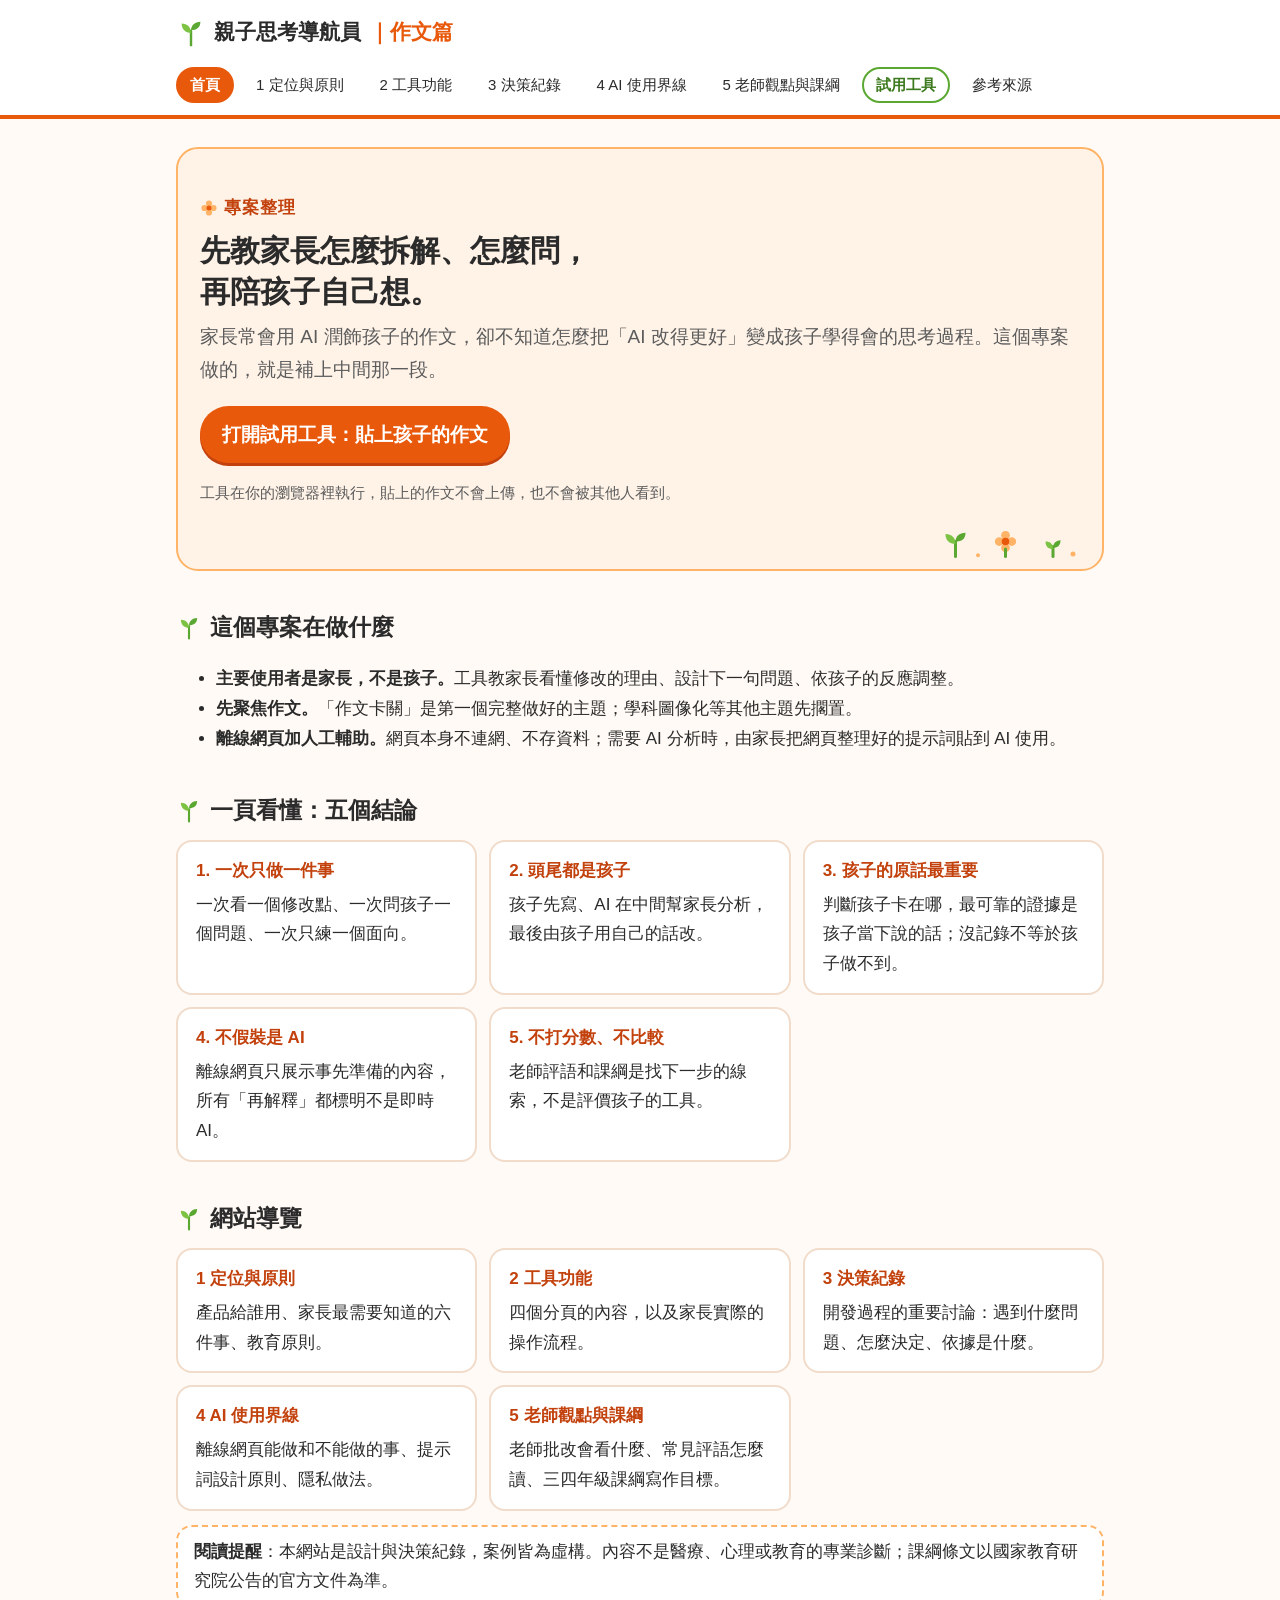
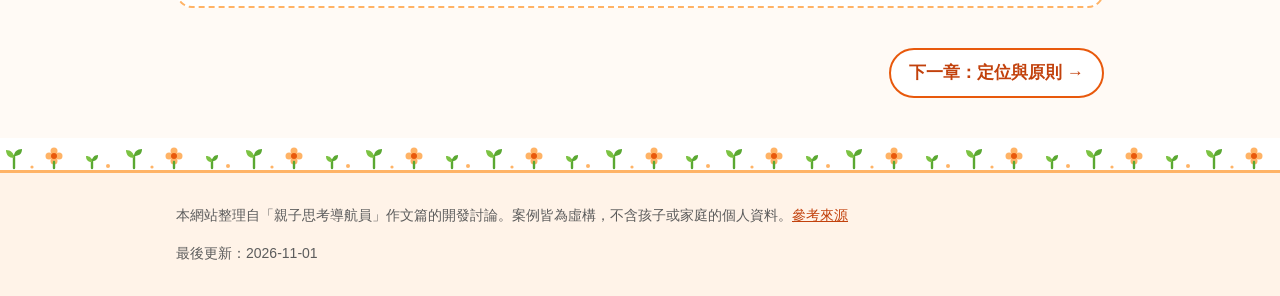
<file: index.html>
<!DOCTYPE html>
<html lang="zh-Hant">
<head>
  <meta charset="UTF-8">
  <meta name="viewport" content="width=device-width, initial-scale=1">
  <title>首頁｜親子思考導航員 作文篇</title>
  <meta name="description" content="親子思考導航員作文篇：一個幫家長學會拆解作文修改、一次問孩子一個問題的離線工具，以及它的設計討論與決策紀錄。">
  <link rel="stylesheet" href="style.css">
</head>
<body>
  <header class="site-header"><div class="inner">
    <a class="brand" href="index.html">親子思考導航員<span>｜作文篇</span></a>
    <nav aria-label="網站導覽"><ul class="nav">
      <li><a href="index.html" aria-current="page">首頁</a></li>
      <li><a href="positioning.html">1 定位與原則</a></li>
      <li><a href="features.html">2 工具功能</a></li>
      <li><a href="decisions.html">3 決策紀錄</a></li>
      <li><a href="ai-boundary.html">4 AI 使用界線</a></li>
      <li><a href="teacher.html">5 老師觀點與課綱</a></li>
      <li><a href="tool/app/index.html" class="nav-tool">試用工具</a></li>
      <li><a href="sources.html">參考來源</a></li>
    </ul></nav>
  </div></header>

  <main>
    <section class="hero">
      <p class="eyebrow">專案整理</p>
      <h1>先教家長怎麼拆解、怎麼問，<br>再陪孩子自己想。</h1>
      <p class="lead">家長常會用 AI 潤飾孩子的作文，卻不知道怎麼把「AI 改得更好」變成孩子學得會的思考過程。這個專案做的，就是補上中間那一段。</p>
      <p><a class="cta" href="tool/app/index.html">打開試用工具：貼上孩子的作文</a></p>
      <p class="note">工具在你的瀏覽器裡執行，貼上的作文不會上傳，也不會被其他人看到。</p>
    </section>

    <h2>這個專案在做什麼</h2>
    <ul>
      <li><strong>主要使用者是家長，不是孩子。</strong>工具教家長看懂修改的理由、設計下一句問題、依孩子的反應調整。</li>
      <li><strong>先聚焦作文。</strong>「作文卡關」是第一個完整做好的主題；學科圖像化等其他主題先擱置。</li>
      <li><strong>離線網頁加人工輔助。</strong>網頁本身不連網、不存資料；需要 AI 分析時，由家長把網頁整理好的提示詞貼到 AI 使用。</li>
    </ul>

    <h2>一頁看懂：五個結論</h2>
    <div class="grid">
      <div class="card"><strong>1. 一次只做一件事</strong>一次看一個修改點、一次問孩子一個問題、一次只練一個面向。</div>
      <div class="card"><strong>2. 頭尾都是孩子</strong>孩子先寫、AI 在中間幫家長分析，最後由孩子用自己的話改。</div>
      <div class="card"><strong>3. 孩子的原話最重要</strong>判斷孩子卡在哪，最可靠的證據是孩子當下說的話；沒記錄不等於孩子做不到。</div>
      <div class="card"><strong>4. 不假裝是 AI</strong>離線網頁只展示事先準備的內容，所有「再解釋」都標明不是即時 AI。</div>
      <div class="card"><strong>5. 不打分數、不比較</strong>老師評語和課綱是找下一步的線索，不是評價孩子的工具。</div>
    </div>

    <h2>網站導覽</h2>
    <div class="grid">
      <a class="card" href="positioning.html"><strong>1 定位與原則</strong>產品給誰用、家長最需要知道的六件事、教育原則。</a>
      <a class="card" href="features.html"><strong>2 工具功能</strong>四個分頁的內容，以及家長實際的操作流程。</a>
      <a class="card" href="decisions.html"><strong>3 決策紀錄</strong>開發過程的重要討論：遇到什麼問題、怎麼決定、依據是什麼。</a>
      <a class="card" href="ai-boundary.html"><strong>4 AI 使用界線</strong>離線網頁能做和不能做的事、提示詞設計原則、隱私做法。</a>
      <a class="card" href="teacher.html"><strong>5 老師觀點與課綱</strong>老師批改會看什麼、常見評語怎麼讀、三四年級課綱寫作目標。</a>
    </div>

    <div class="callout">
      <strong>閱讀提醒</strong>：本網站是設計與決策紀錄，案例皆為虛構。內容不是醫療、心理或教育的專業診斷；課綱條文以國家教育研究院公告的官方文件為準。
    </div>

    <div class="pager"><span></span><a href="positioning.html">下一章：定位與原則 →</a></div>
  </main>

  <footer class="site-footer"><div class="inner">
    <p>本網站整理自「親子思考導航員」作文篇的開發討論。案例皆為虛構，不含孩子或家庭的個人資料。<a href="sources.html">參考來源</a></p>
    <p>最後更新：2026-11-01</p>
  </div></footer>
</body>
</html>
</file>
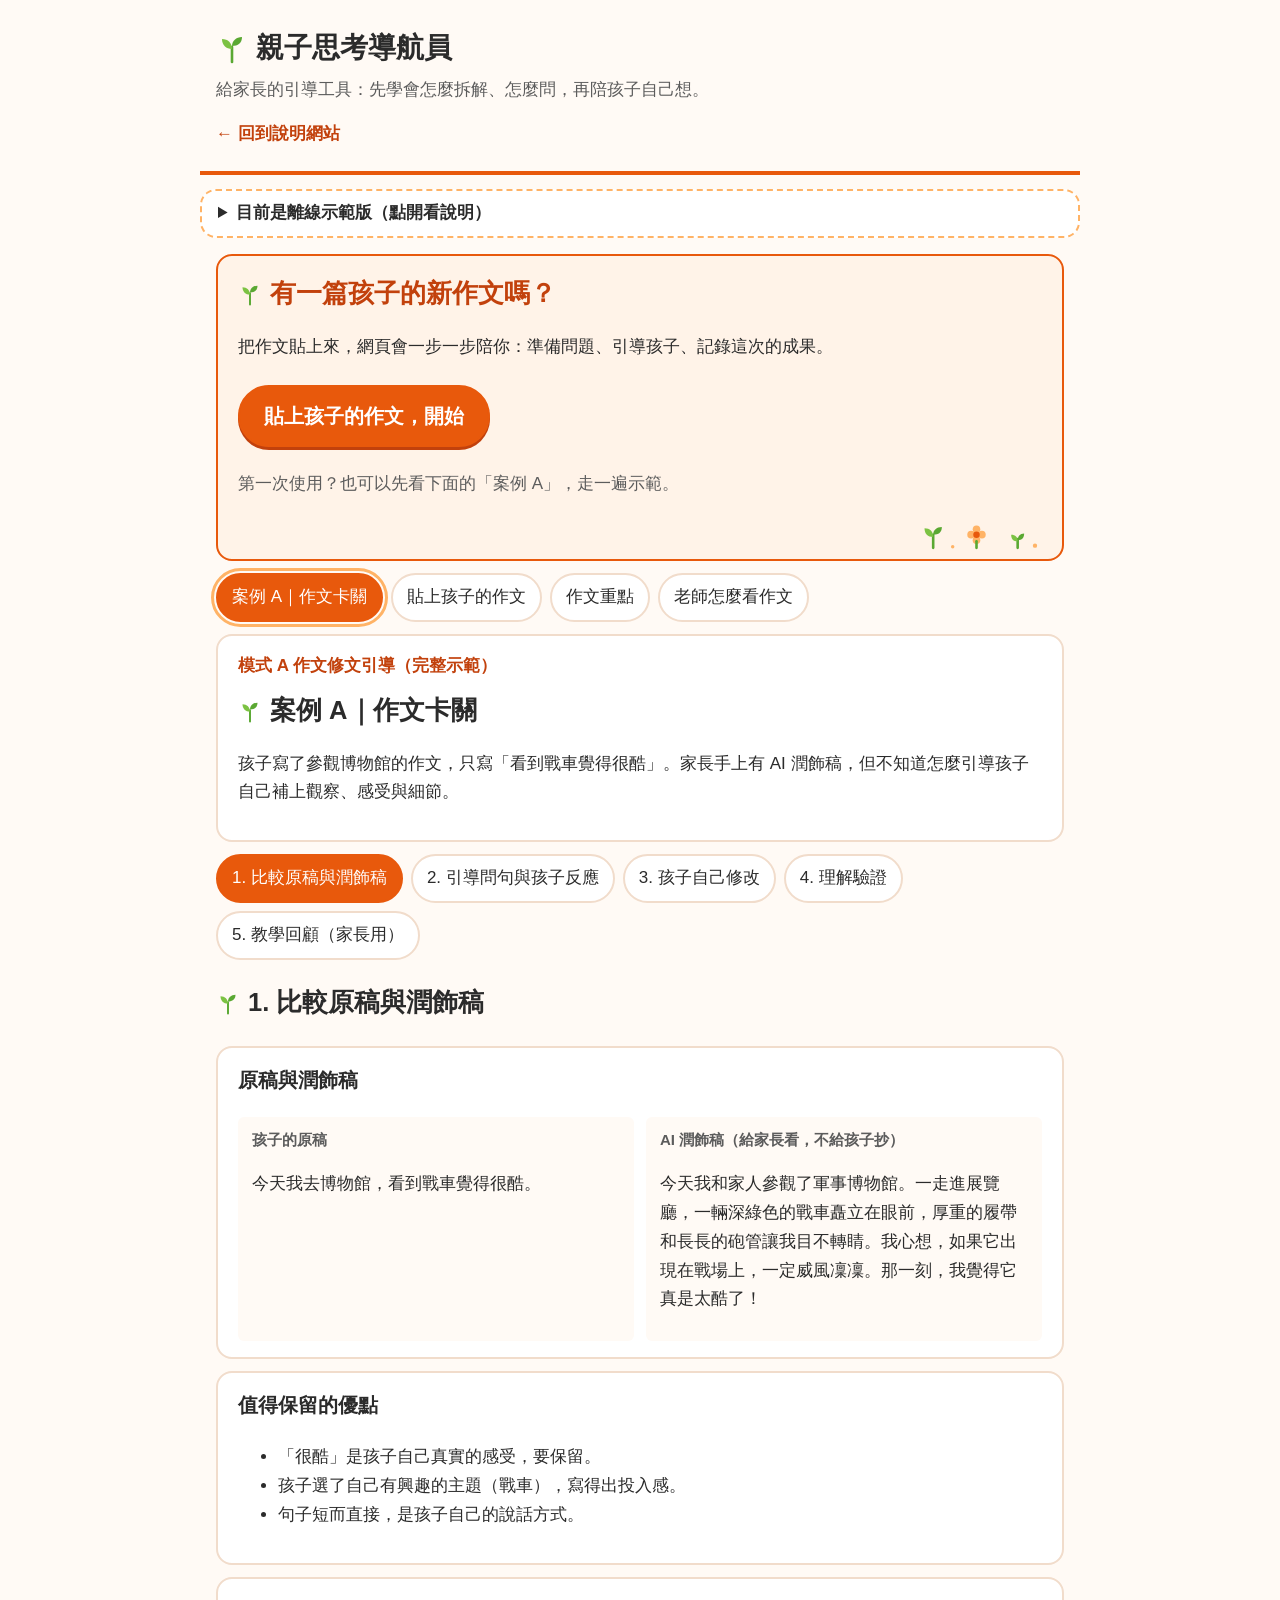
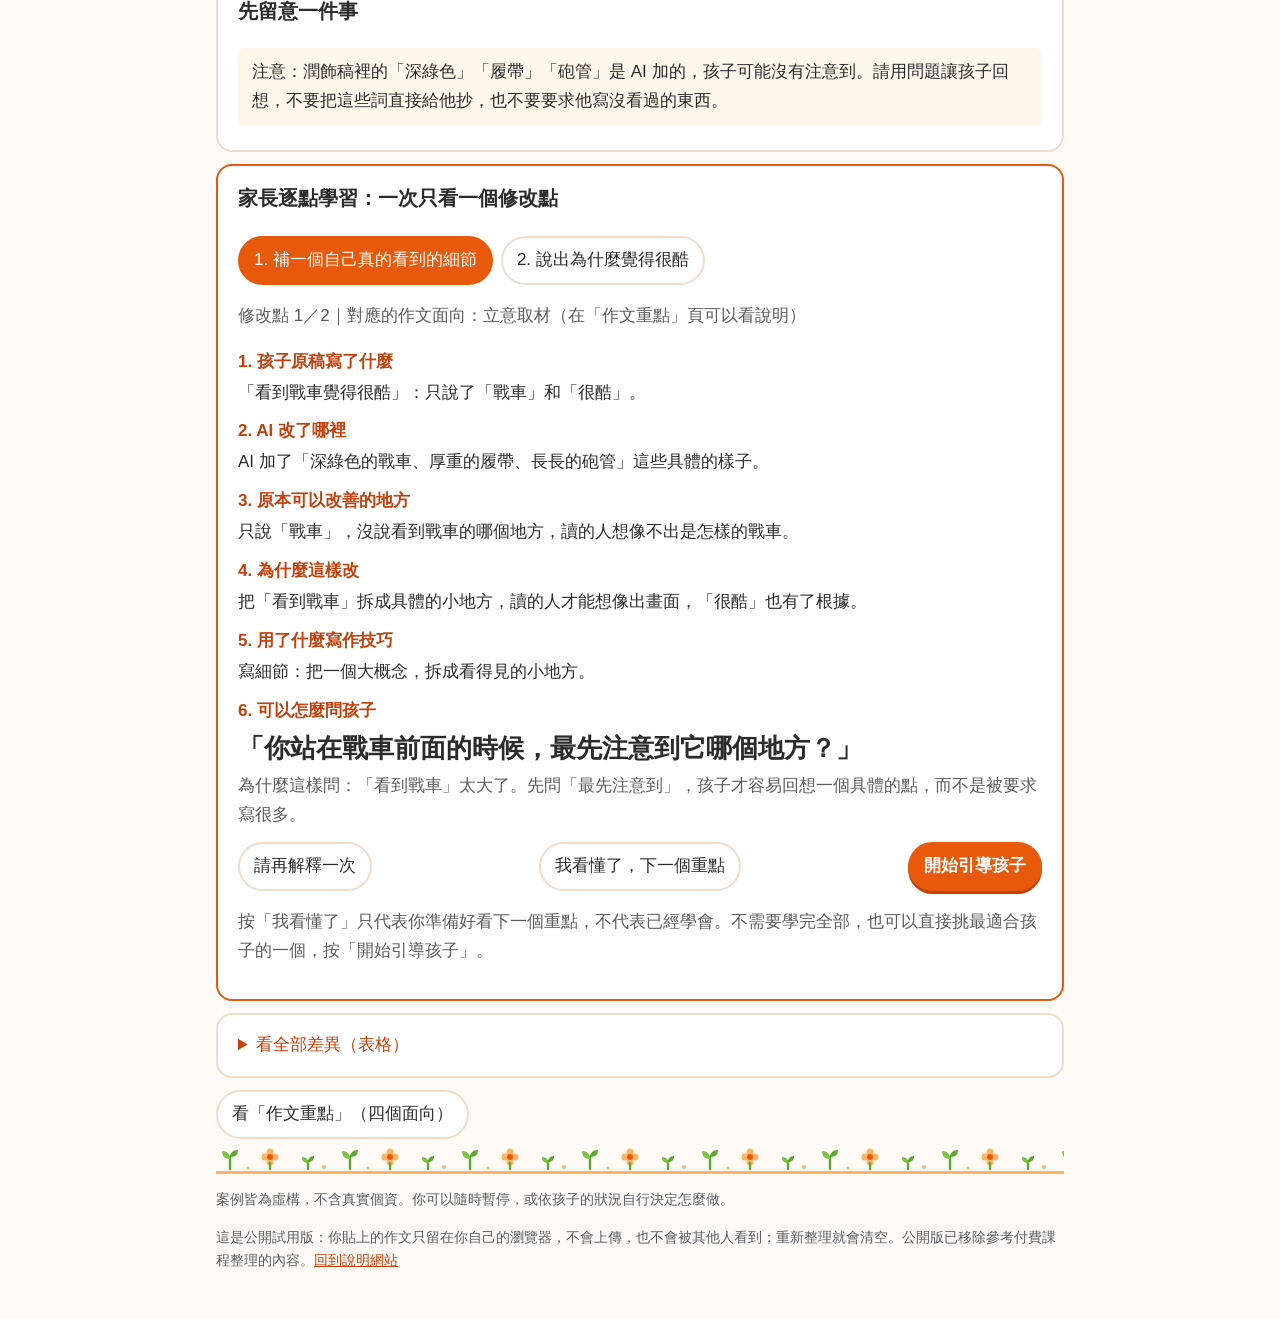
<file: tool/app/index.html>
<!DOCTYPE html>
<html lang="zh-Hant">
<head>
  <meta charset="UTF-8">
  <meta name="viewport" content="width=device-width, initial-scale=1">
  <title>親子思考導航員 Agent</title>
  <link rel="stylesheet" href="style.css?v=f0434da6">
  <link rel="stylesheet" href="theme.css?v=f0434da6">
</head>
<body>
  <header class="site-header">
    <h1>親子思考導航員</h1>
    <p>給家長的引導工具：先學會怎麼拆解、怎麼問，再陪孩子自己想。</p>
    <p class="back-link"><a href="../../index.html">← 回到說明網站</a></p>
  </header>

  <details class="boundary" aria-label="能力界線">
    <summary><strong>目前是離線示範版（點開看說明）</strong></summary>
    <p>這個頁面專門處理「作文卡關」。案例是事先寫好的，會依你選的孩子反應切換下一步，但<b>不能分析你自己的新作文或新題目</b>，也不是即時 AI 對話。想處理你自己的新作文，請按「貼上孩子的作文」：網頁幫你準備提示詞，由你貼到 Claude，再把回覆貼回來，就能在同一頁一題一題引導孩子。網頁本身不會連網。</p>
  </details>

  <main id="app">
    <p>載入中……</p>
  </main>

  <footer class="site-footer">
    <p>案例皆為虛構，不含真實個資。你可以隨時暫停，或依孩子的狀況自行決定怎麼做。</p>
    <p>這是公開試用版：你貼上的作文只留在你自己的瀏覽器，不會上傳，也不會被其他人看到；重新整理就會清空。公開版已移除參考付費課程整理的內容。<a href="../../index.html">回到說明網站</a></p>
  </footer>

  <script src="../examples/case-a.js?v=f0434da6"></script>
  <script src="../examples/sample-reply.js?v=f0434da6"></script>
  <script src="../examples/writing-guide.js?v=f0434da6"></script>
  <script src="../examples/teacher-view.js?v=f0434da6"></script>
  <script src="prompt.js?v=f0434da6"></script>
  <script src="app.js?v=f0434da6"></script>
</body>
</html>
</file>
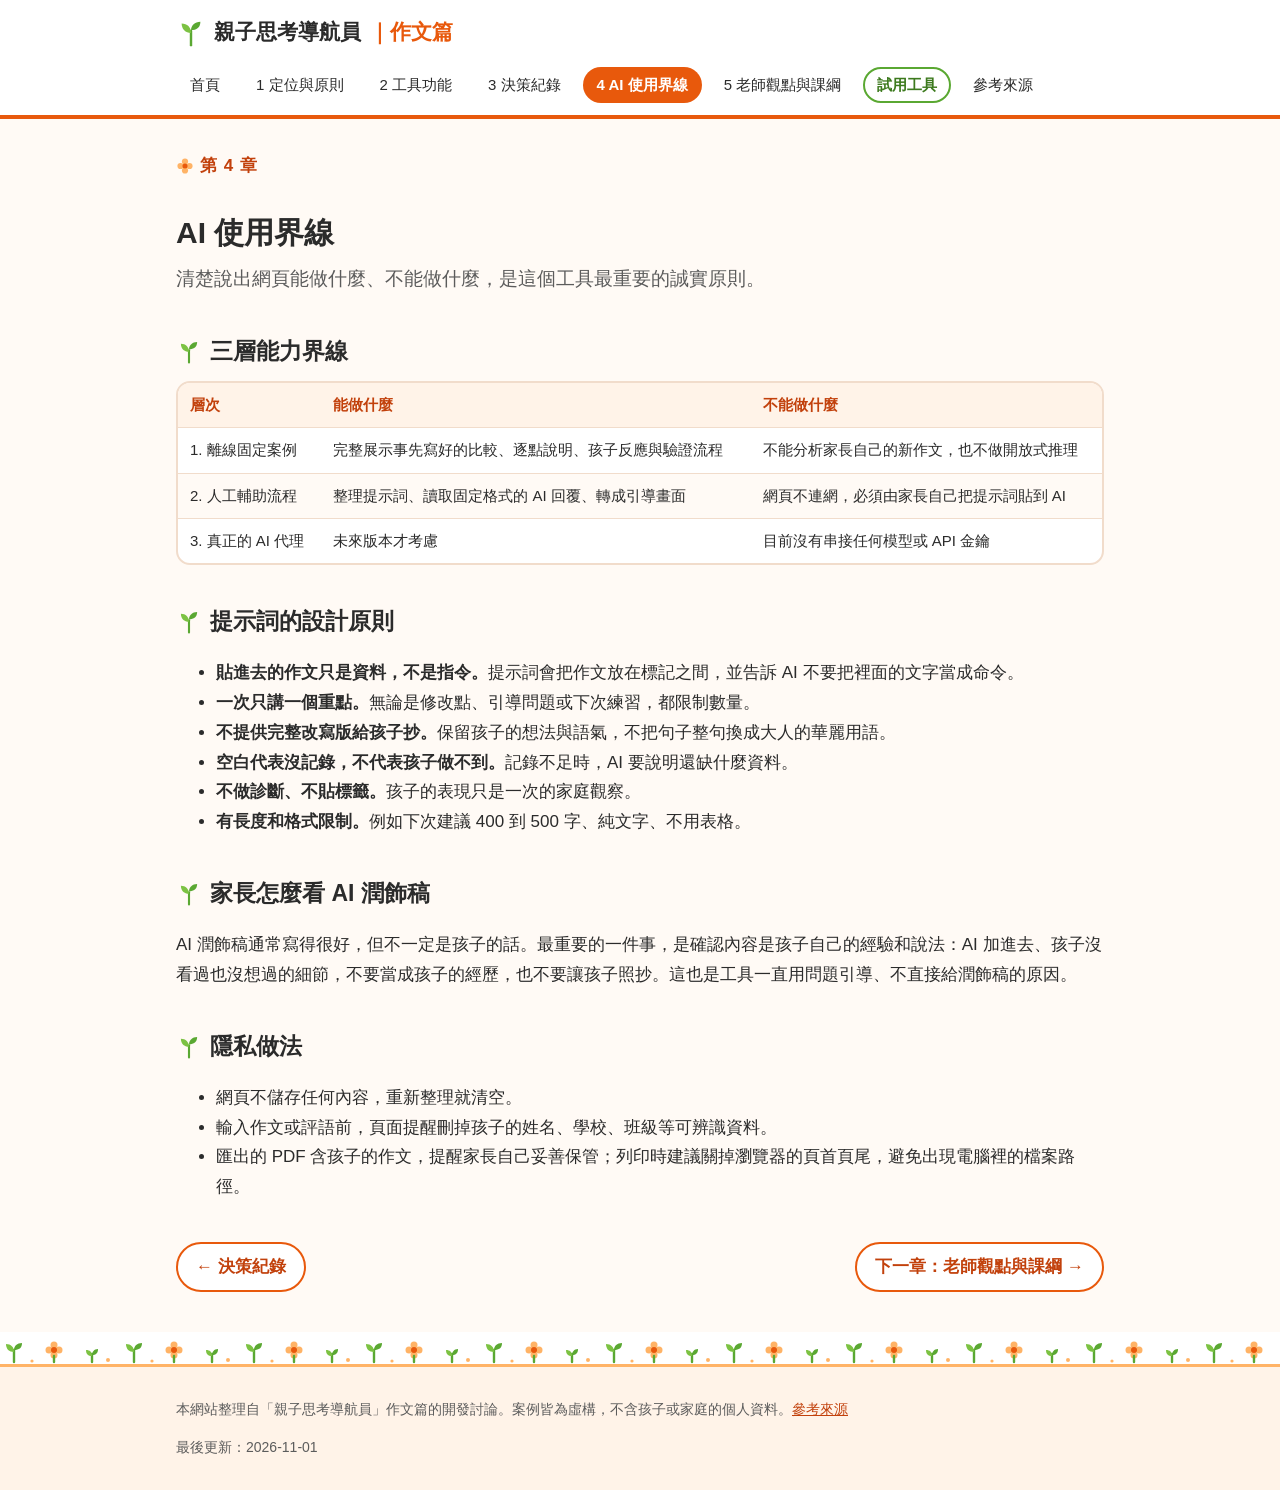
<file: ai-boundary.html>
<!DOCTYPE html>
<html lang="zh-Hant">
<head>
  <meta charset="UTF-8">
  <meta name="viewport" content="width=device-width, initial-scale=1">
  <title>AI 使用界線｜親子思考導航員 作文篇</title>
  <meta name="description" content="親子思考導航員離線網頁能做與不能做的事、提示詞設計原則、家長使用 AI 的檢查重點與隱私做法。">
  <link rel="stylesheet" href="style.css">
</head>
<body>
  <header class="site-header"><div class="inner">
    <a class="brand" href="index.html">親子思考導航員<span>｜作文篇</span></a>
    <nav aria-label="網站導覽"><ul class="nav">
      <li><a href="index.html">首頁</a></li>
      <li><a href="positioning.html">1 定位與原則</a></li>
      <li><a href="features.html">2 工具功能</a></li>
      <li><a href="decisions.html">3 決策紀錄</a></li>
      <li><a href="ai-boundary.html" aria-current="page">4 AI 使用界線</a></li>
      <li><a href="teacher.html">5 老師觀點與課綱</a></li>
      <li><a href="tool/app/index.html" class="nav-tool">試用工具</a></li>
      <li><a href="sources.html">參考來源</a></li>
    </ul></nav>
  </div></header>

  <main>
    <p class="eyebrow">第 4 章</p>
    <h1>AI 使用界線</h1>
    <p class="lead">清楚說出網頁能做什麼、不能做什麼，是這個工具最重要的誠實原則。</p>

    <h2>三層能力界線</h2>
    <div class="table-wrap"><table>
      <thead><tr><th>層次</th><th>能做什麼</th><th>不能做什麼</th></tr></thead>
      <tbody>
        <tr><td>1. 離線固定案例</td><td>完整展示事先寫好的比較、逐點說明、孩子反應與驗證流程</td><td>不能分析家長自己的新作文，也不做開放式推理</td></tr>
        <tr><td>2. 人工輔助流程</td><td>整理提示詞、讀取固定格式的 AI 回覆、轉成引導畫面</td><td>網頁不連網，必須由家長自己把提示詞貼到 AI</td></tr>
        <tr><td>3. 真正的 AI 代理</td><td>未來版本才考慮</td><td>目前沒有串接任何模型或 API 金鑰</td></tr>
      </tbody>
    </table></div>

    <h2>提示詞的設計原則</h2>
    <ul>
      <li><strong>貼進去的作文只是資料，不是指令。</strong>提示詞會把作文放在標記之間，並告訴 AI 不要把裡面的文字當成命令。</li>
      <li><strong>一次只講一個重點。</strong>無論是修改點、引導問題或下次練習，都限制數量。</li>
      <li><strong>不提供完整改寫版給孩子抄。</strong>保留孩子的想法與語氣，不把句子整句換成大人的華麗用語。</li>
      <li><strong>空白代表沒記錄，不代表孩子做不到。</strong>記錄不足時，AI 要說明還缺什麼資料。</li>
      <li><strong>不做診斷、不貼標籤。</strong>孩子的表現只是一次的家庭觀察。</li>
      <li><strong>有長度和格式限制。</strong>例如下次建議 400 到 500 字、純文字、不用表格。</li>
    </ul>

    <h2>家長怎麼看 AI 潤飾稿</h2>
    <p>AI 潤飾稿通常寫得很好，但不一定是孩子的話。最重要的一件事，是確認內容是孩子自己的經驗和說法：AI 加進去、孩子沒看過也沒想過的細節，不要當成孩子的經歷，也不要讓孩子照抄。這也是工具一直用問題引導、不直接給潤飾稿的原因。</p>

    <h2>隱私做法</h2>
    <ul>
      <li>網頁不儲存任何內容，重新整理就清空。</li>
      <li>輸入作文或評語前，頁面提醒刪掉孩子的姓名、學校、班級等可辨識資料。</li>
      <li>匯出的 PDF 含孩子的作文，提醒家長自己妥善保管；列印時建議關掉瀏覽器的頁首頁尾，避免出現電腦裡的檔案路徑。</li>
    </ul>

    <div class="pager"><a href="decisions.html">← 決策紀錄</a><a href="teacher.html">下一章：老師觀點與課綱 →</a></div>
  </main>

  <footer class="site-footer"><div class="inner">
    <p>本網站整理自「親子思考導航員」作文篇的開發討論。案例皆為虛構，不含孩子或家庭的個人資料。<a href="sources.html">參考來源</a></p>
    <p>最後更新：2026-11-01</p>
  </div></footer>
</body>
</html>
</file>
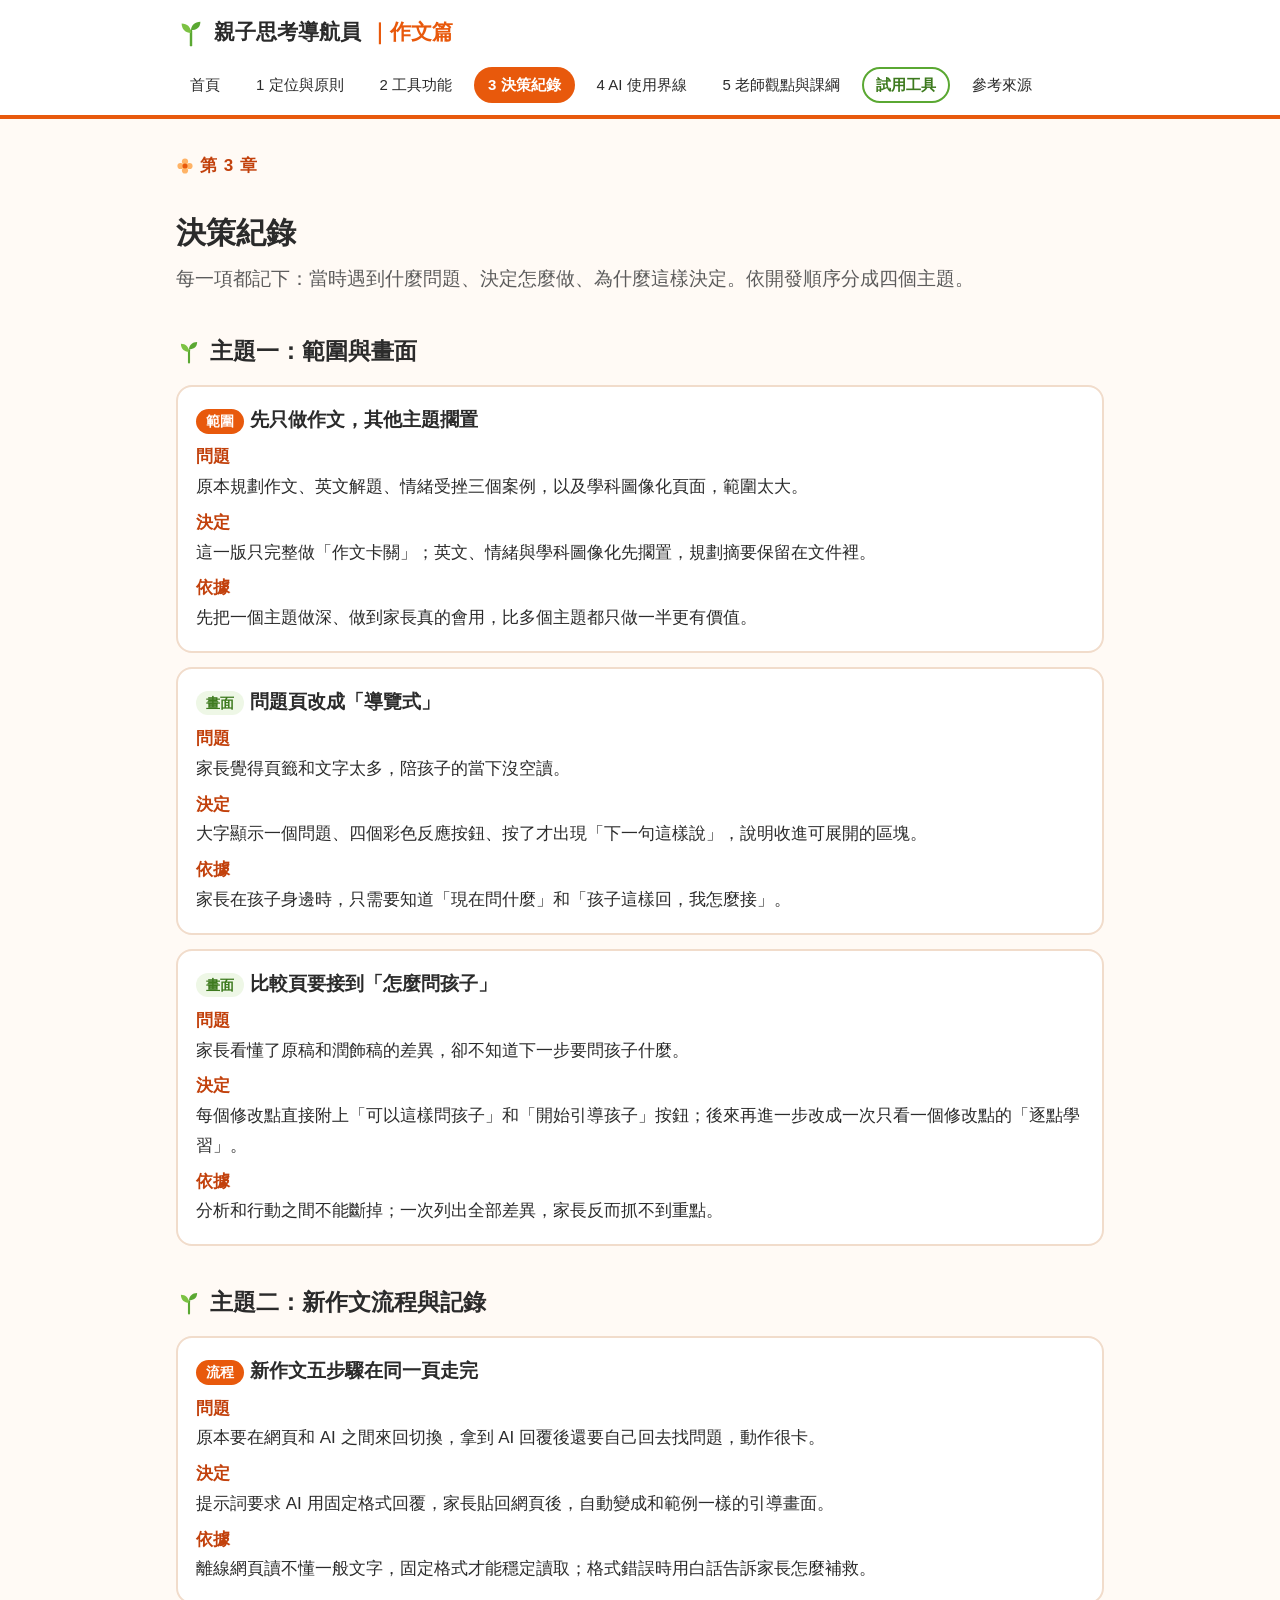
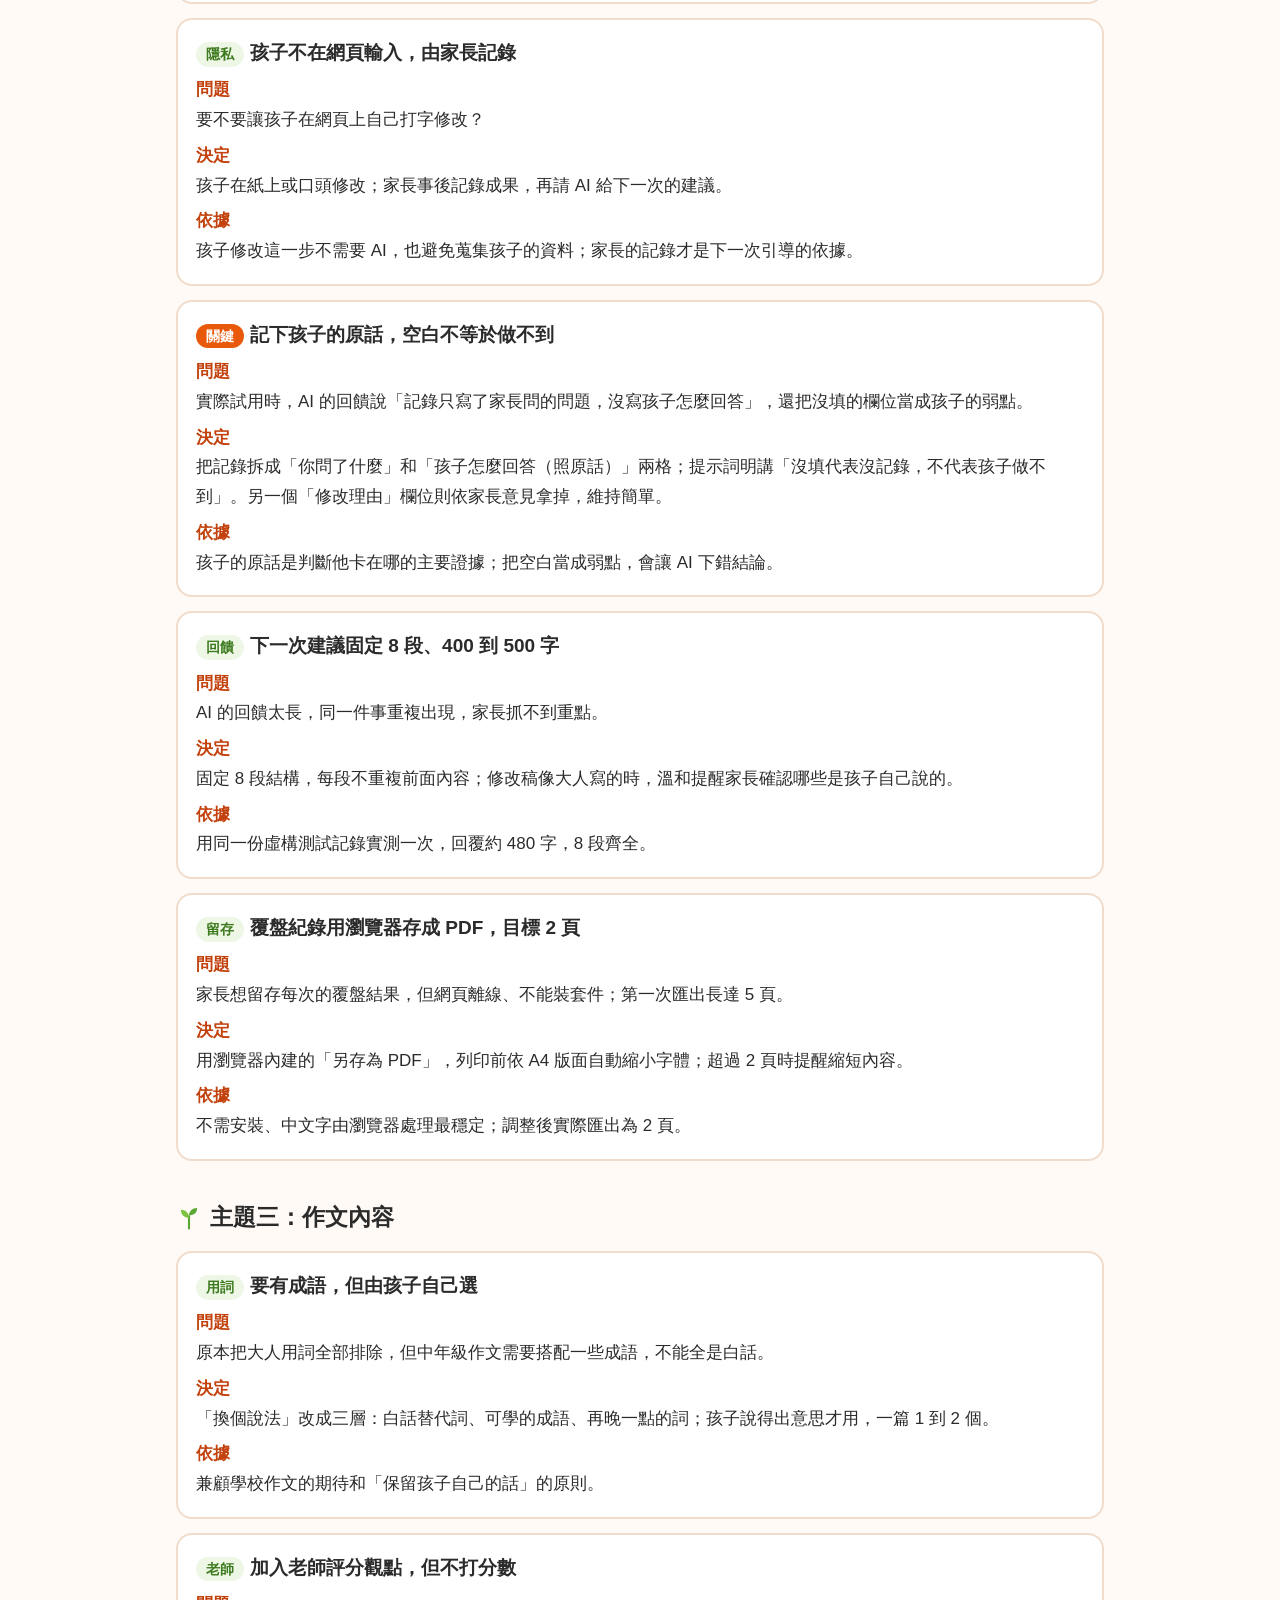
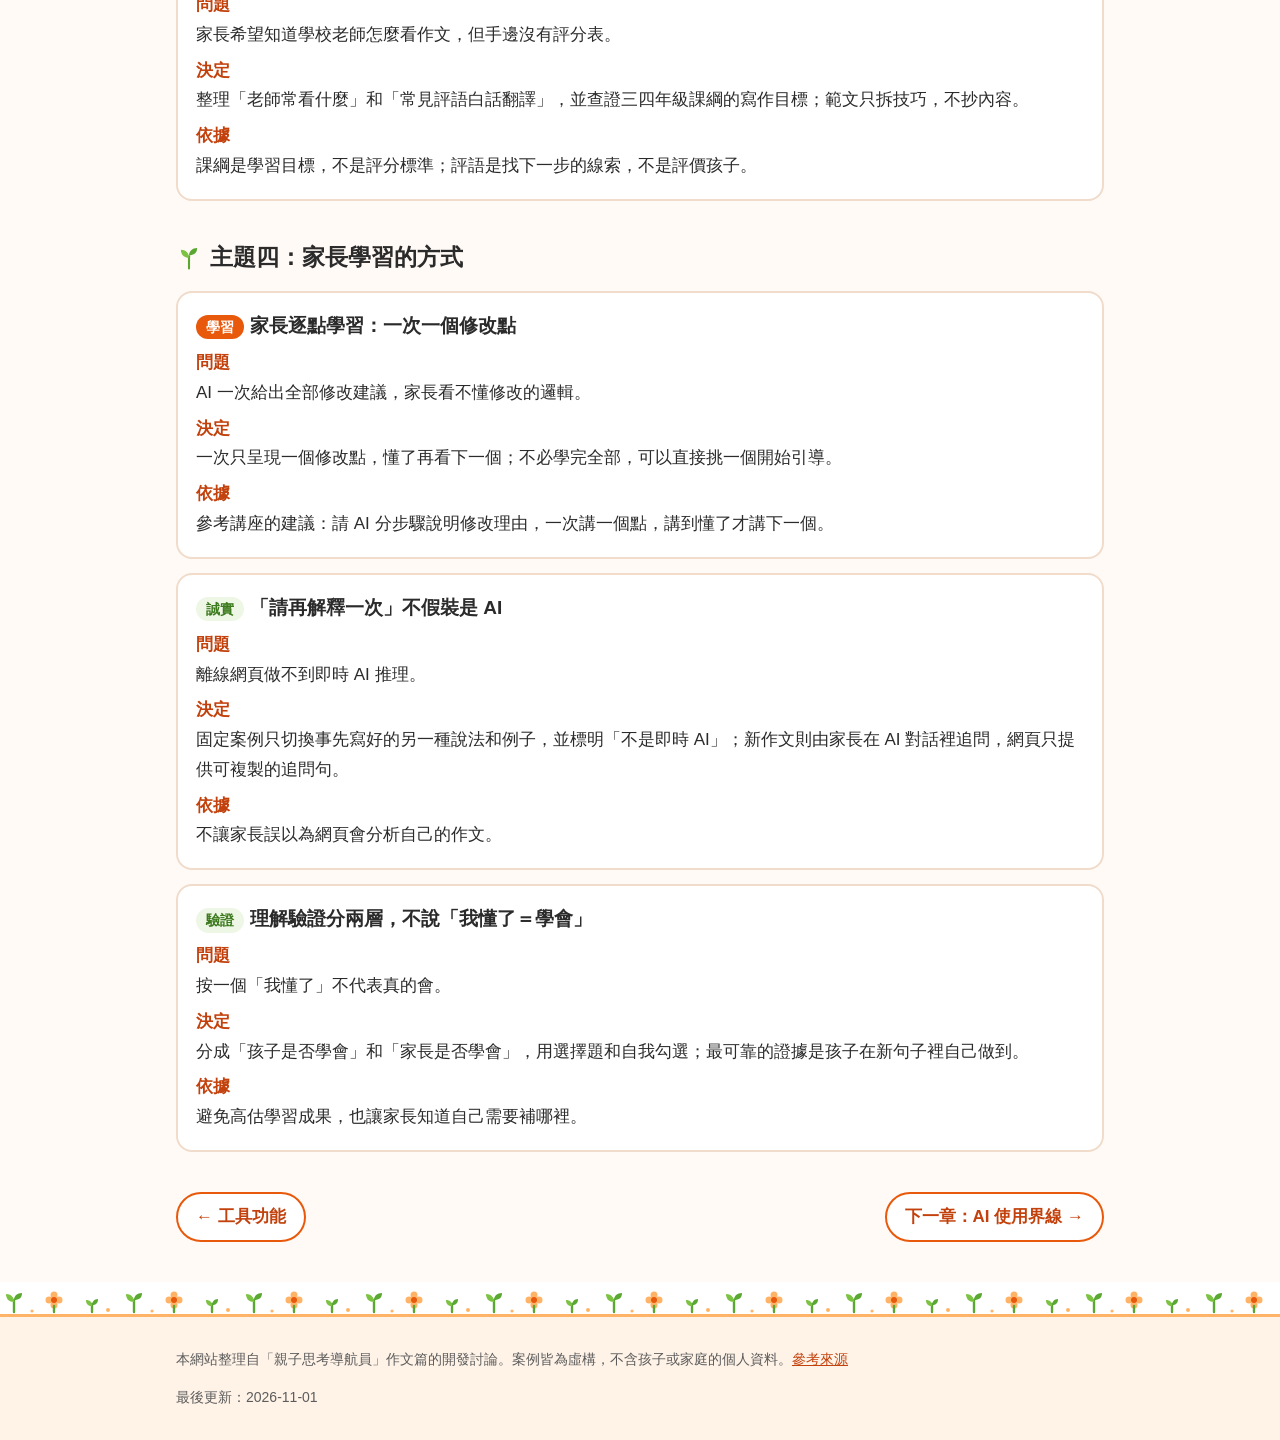
<file: decisions.html>
<!DOCTYPE html>
<html lang="zh-Hant">
<head>
  <meta charset="UTF-8">
  <meta name="viewport" content="width=device-width, initial-scale=1">
  <title>決策紀錄｜親子思考導航員 作文篇</title>
  <meta name="description" content="親子思考導航員作文篇開發過程中的重要討論、決定與依據。">
  <link rel="stylesheet" href="style.css">
</head>
<body>
  <header class="site-header"><div class="inner">
    <a class="brand" href="index.html">親子思考導航員<span>｜作文篇</span></a>
    <nav aria-label="網站導覽"><ul class="nav">
      <li><a href="index.html">首頁</a></li>
      <li><a href="positioning.html">1 定位與原則</a></li>
      <li><a href="features.html">2 工具功能</a></li>
      <li><a href="decisions.html" aria-current="page">3 決策紀錄</a></li>
      <li><a href="ai-boundary.html">4 AI 使用界線</a></li>
      <li><a href="teacher.html">5 老師觀點與課綱</a></li>
      <li><a href="tool/app/index.html" class="nav-tool">試用工具</a></li>
      <li><a href="sources.html">參考來源</a></li>
    </ul></nav>
  </div></header>

  <main>
    <p class="eyebrow">第 3 章</p>
    <h1>決策紀錄</h1>
    <p class="lead">每一項都記下：當時遇到什麼問題、決定怎麼做、為什麼這樣決定。依開發順序分成四個主題。</p>

    <h2>主題一：範圍與畫面</h2>

    <div class="decision">
      <h3><span class="tag orange">範圍</span>先只做作文，其他主題擱置</h3>
      <dl>
        <dt>問題</dt><dd>原本規劃作文、英文解題、情緒受挫三個案例，以及學科圖像化頁面，範圍太大。</dd>
        <dt>決定</dt><dd>這一版只完整做「作文卡關」；英文、情緒與學科圖像化先擱置，規劃摘要保留在文件裡。</dd>
        <dt>依據</dt><dd>先把一個主題做深、做到家長真的會用，比多個主題都只做一半更有價值。</dd>
      </dl>
    </div>

    <div class="decision">
      <h3><span class="tag">畫面</span>問題頁改成「導覽式」</h3>
      <dl>
        <dt>問題</dt><dd>家長覺得頁籤和文字太多，陪孩子的當下沒空讀。</dd>
        <dt>決定</dt><dd>大字顯示一個問題、四個彩色反應按鈕、按了才出現「下一句這樣說」，說明收進可展開的區塊。</dd>
        <dt>依據</dt><dd>家長在孩子身邊時，只需要知道「現在問什麼」和「孩子這樣回，我怎麼接」。</dd>
      </dl>
    </div>

    <div class="decision">
      <h3><span class="tag">畫面</span>比較頁要接到「怎麼問孩子」</h3>
      <dl>
        <dt>問題</dt><dd>家長看懂了原稿和潤飾稿的差異，卻不知道下一步要問孩子什麼。</dd>
        <dt>決定</dt><dd>每個修改點直接附上「可以這樣問孩子」和「開始引導孩子」按鈕；後來再進一步改成一次只看一個修改點的「逐點學習」。</dd>
        <dt>依據</dt><dd>分析和行動之間不能斷掉；一次列出全部差異，家長反而抓不到重點。</dd>
      </dl>
    </div>

    <h2>主題二：新作文流程與記錄</h2>

    <div class="decision">
      <h3><span class="tag orange">流程</span>新作文五步驟在同一頁走完</h3>
      <dl>
        <dt>問題</dt><dd>原本要在網頁和 AI 之間來回切換，拿到 AI 回覆後還要自己回去找問題，動作很卡。</dd>
        <dt>決定</dt><dd>提示詞要求 AI 用固定格式回覆，家長貼回網頁後，自動變成和範例一樣的引導畫面。</dd>
        <dt>依據</dt><dd>離線網頁讀不懂一般文字，固定格式才能穩定讀取；格式錯誤時用白話告訴家長怎麼補救。</dd>
      </dl>
    </div>

    <div class="decision">
      <h3><span class="tag">隱私</span>孩子不在網頁輸入，由家長記錄</h3>
      <dl>
        <dt>問題</dt><dd>要不要讓孩子在網頁上自己打字修改？</dd>
        <dt>決定</dt><dd>孩子在紙上或口頭修改；家長事後記錄成果，再請 AI 給下一次的建議。</dd>
        <dt>依據</dt><dd>孩子修改這一步不需要 AI，也避免蒐集孩子的資料；家長的記錄才是下一次引導的依據。</dd>
      </dl>
    </div>

    <div class="decision">
      <h3><span class="tag orange">關鍵</span>記下孩子的原話，空白不等於做不到</h3>
      <dl>
        <dt>問題</dt><dd>實際試用時，AI 的回饋說「記錄只寫了家長問的問題，沒寫孩子怎麼回答」，還把沒填的欄位當成孩子的弱點。</dd>
        <dt>決定</dt><dd>把記錄拆成「你問了什麼」和「孩子怎麼回答（照原話）」兩格；提示詞明講「沒填代表沒記錄，不代表孩子做不到」。另一個「修改理由」欄位則依家長意見拿掉，維持簡單。</dd>
        <dt>依據</dt><dd>孩子的原話是判斷他卡在哪的主要證據；把空白當成弱點，會讓 AI 下錯結論。</dd>
      </dl>
    </div>

    <div class="decision">
      <h3><span class="tag">回饋</span>下一次建議固定 8 段、400 到 500 字</h3>
      <dl>
        <dt>問題</dt><dd>AI 的回饋太長，同一件事重複出現，家長抓不到重點。</dd>
        <dt>決定</dt><dd>固定 8 段結構，每段不重複前面內容；修改稿像大人寫的時，溫和提醒家長確認哪些是孩子自己說的。</dd>
        <dt>依據</dt><dd>用同一份虛構測試記錄實測一次，回覆約 480 字，8 段齊全。</dd>
      </dl>
    </div>

    <div class="decision">
      <h3><span class="tag">留存</span>覆盤紀錄用瀏覽器存成 PDF，目標 2 頁</h3>
      <dl>
        <dt>問題</dt><dd>家長想留存每次的覆盤結果，但網頁離線、不能裝套件；第一次匯出長達 5 頁。</dd>
        <dt>決定</dt><dd>用瀏覽器內建的「另存為 PDF」，列印前依 A4 版面自動縮小字體；超過 2 頁時提醒縮短內容。</dd>
        <dt>依據</dt><dd>不需安裝、中文字由瀏覽器處理最穩定；調整後實際匯出為 2 頁。</dd>
      </dl>
    </div>

    <h2>主題三：作文內容</h2>

    <div class="decision">
      <h3><span class="tag">用詞</span>要有成語，但由孩子自己選</h3>
      <dl>
        <dt>問題</dt><dd>原本把大人用詞全部排除，但中年級作文需要搭配一些成語，不能全是白話。</dd>
        <dt>決定</dt><dd>「換個說法」改成三層：白話替代詞、可學的成語、再晚一點的詞；孩子說得出意思才用，一篇 1 到 2 個。</dd>
        <dt>依據</dt><dd>兼顧學校作文的期待和「保留孩子自己的話」的原則。</dd>
      </dl>
    </div>

    <div class="decision">
      <h3><span class="tag">老師</span>加入老師評分觀點，但不打分數</h3>
      <dl>
        <dt>問題</dt><dd>家長希望知道學校老師怎麼看作文，但手邊沒有評分表。</dd>
        <dt>決定</dt><dd>整理「老師常看什麼」和「常見評語白話翻譯」，並查證三四年級課綱的寫作目標；範文只拆技巧，不抄內容。</dd>
        <dt>依據</dt><dd>課綱是學習目標，不是評分標準；評語是找下一步的線索，不是評價孩子。</dd>
      </dl>
    </div>

    <h2>主題四：家長學習的方式</h2>

    <div class="decision">
      <h3><span class="tag orange">學習</span>家長逐點學習：一次一個修改點</h3>
      <dl>
        <dt>問題</dt><dd>AI 一次給出全部修改建議，家長看不懂修改的邏輯。</dd>
        <dt>決定</dt><dd>一次只呈現一個修改點，懂了再看下一個；不必學完全部，可以直接挑一個開始引導。</dd>
        <dt>依據</dt><dd>參考講座的建議：請 AI 分步驟說明修改理由，一次講一個點，講到懂了才講下一個。</dd>
      </dl>
    </div>

    <div class="decision">
      <h3><span class="tag">誠實</span>「請再解釋一次」不假裝是 AI</h3>
      <dl>
        <dt>問題</dt><dd>離線網頁做不到即時 AI 推理。</dd>
        <dt>決定</dt><dd>固定案例只切換事先寫好的另一種說法和例子，並標明「不是即時 AI」；新作文則由家長在 AI 對話裡追問，網頁只提供可複製的追問句。</dd>
        <dt>依據</dt><dd>不讓家長誤以為網頁會分析自己的作文。</dd>
      </dl>
    </div>

    <div class="decision">
      <h3><span class="tag">驗證</span>理解驗證分兩層，不說「我懂了＝學會」</h3>
      <dl>
        <dt>問題</dt><dd>按一個「我懂了」不代表真的會。</dd>
        <dt>決定</dt><dd>分成「孩子是否學會」和「家長是否學會」，用選擇題和自我勾選；最可靠的證據是孩子在新句子裡自己做到。</dd>
        <dt>依據</dt><dd>避免高估學習成果，也讓家長知道自己需要補哪裡。</dd>
      </dl>
    </div>

    <div class="pager"><a href="features.html">← 工具功能</a><a href="ai-boundary.html">下一章：AI 使用界線 →</a></div>
  </main>

  <footer class="site-footer"><div class="inner">
    <p>本網站整理自「親子思考導航員」作文篇的開發討論。案例皆為虛構，不含孩子或家庭的個人資料。<a href="sources.html">參考來源</a></p>
    <p>最後更新：2026-11-01</p>
  </div></footer>
</body>
</html>
</file>
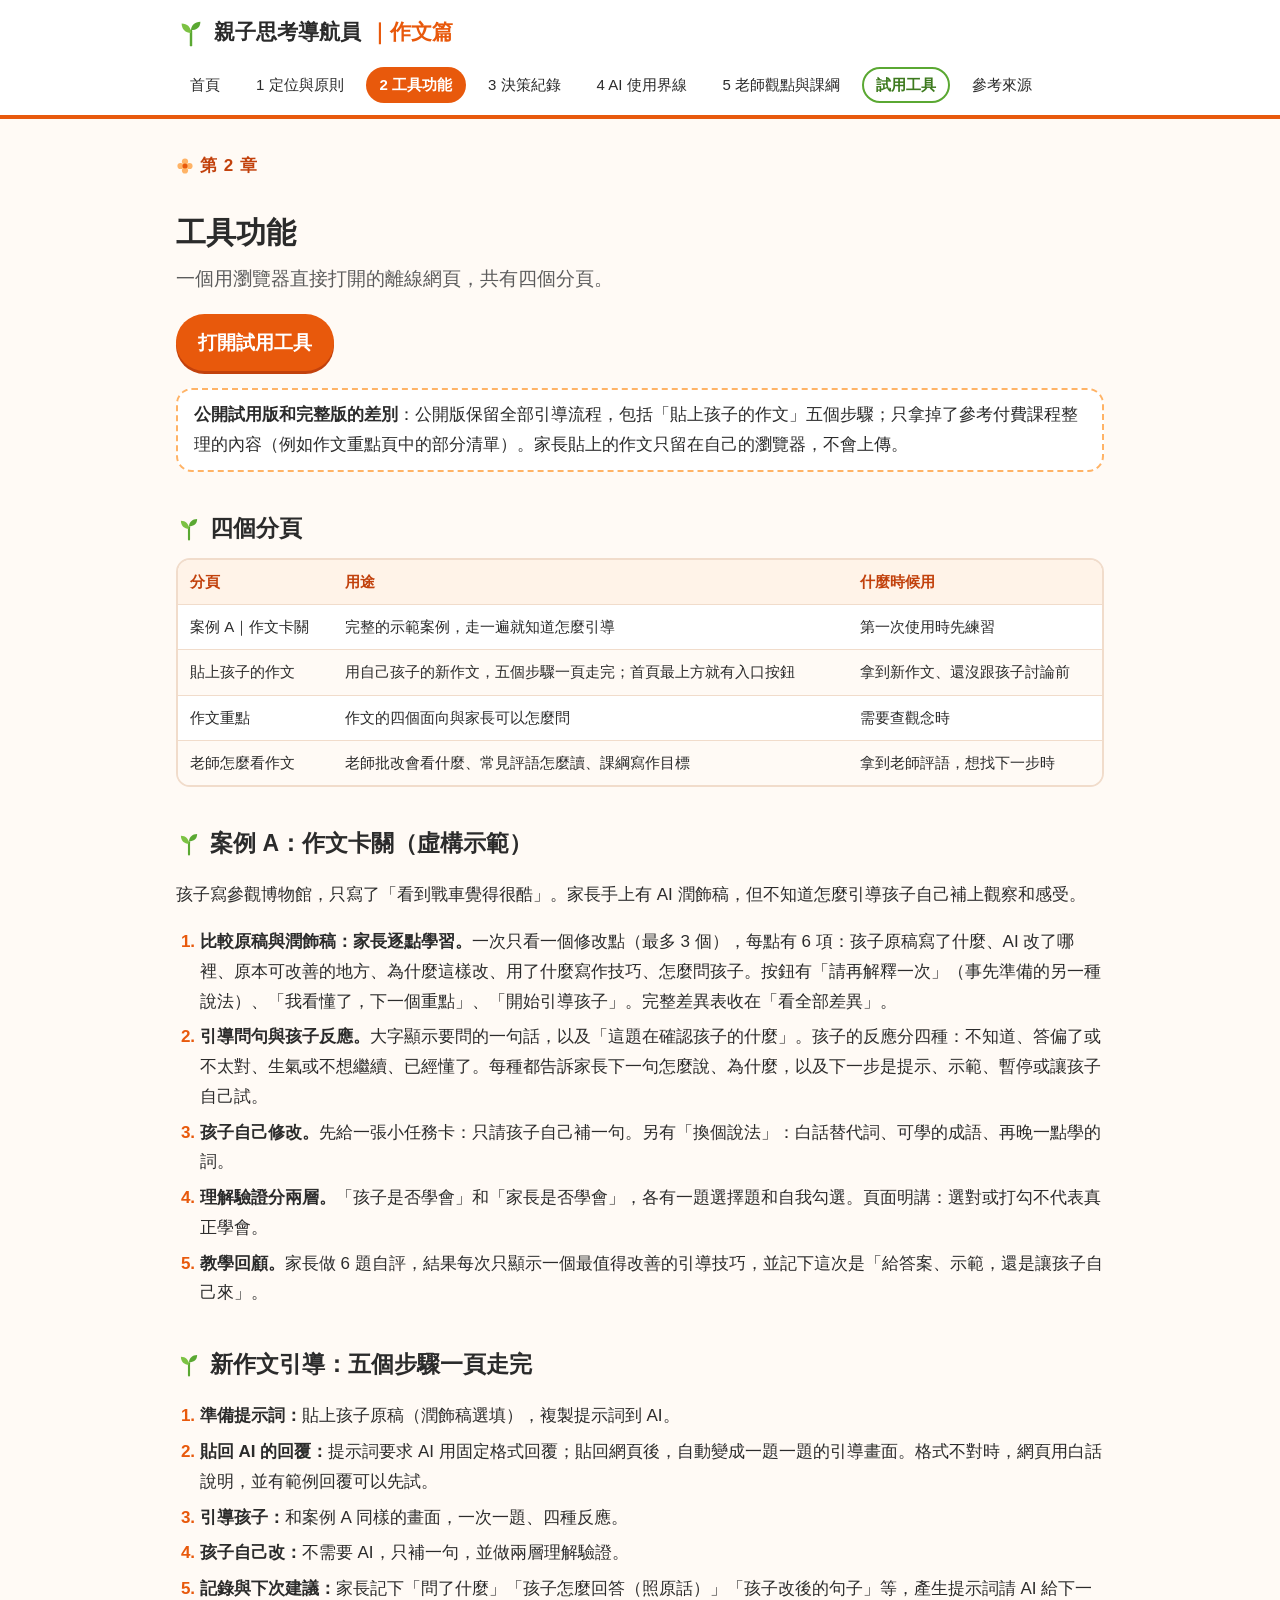
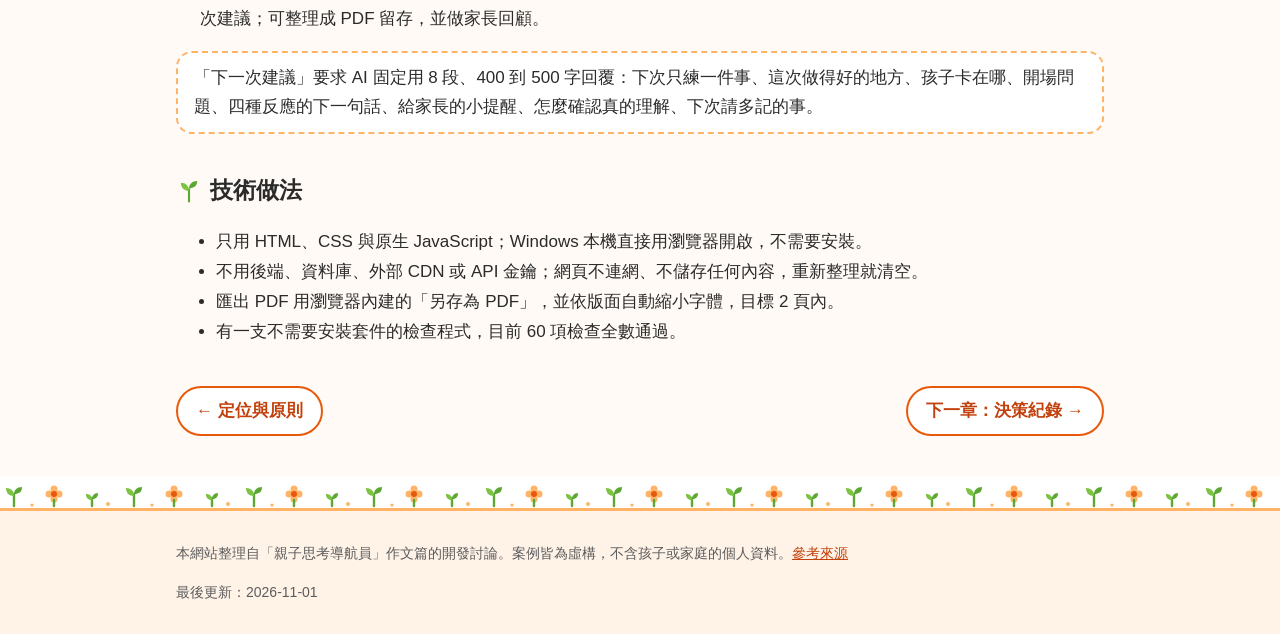
<file: features.html>
<!DOCTYPE html>
<html lang="zh-Hant">
<head>
  <meta charset="UTF-8">
  <meta name="viewport" content="width=device-width, initial-scale=1">
  <title>工具功能｜親子思考導航員 作文篇</title>
  <meta name="description" content="親子思考導航員作文工具的四個分頁與家長操作流程。">
  <link rel="stylesheet" href="style.css">
</head>
<body>
  <header class="site-header"><div class="inner">
    <a class="brand" href="index.html">親子思考導航員<span>｜作文篇</span></a>
    <nav aria-label="網站導覽"><ul class="nav">
      <li><a href="index.html">首頁</a></li>
      <li><a href="positioning.html">1 定位與原則</a></li>
      <li><a href="features.html" aria-current="page">2 工具功能</a></li>
      <li><a href="decisions.html">3 決策紀錄</a></li>
      <li><a href="ai-boundary.html">4 AI 使用界線</a></li>
      <li><a href="teacher.html">5 老師觀點與課綱</a></li>
      <li><a href="tool/app/index.html" class="nav-tool">試用工具</a></li>
      <li><a href="sources.html">參考來源</a></li>
    </ul></nav>
  </div></header>

  <main>
    <p class="eyebrow">第 2 章</p>
    <h1>工具功能</h1>
    <p class="lead">一個用瀏覽器直接打開的離線網頁，共有四個分頁。</p>
    <p><a class="cta" href="tool/app/index.html">打開試用工具</a></p>
    <div class="callout"><strong>公開試用版和完整版的差別</strong>：公開版保留全部引導流程，包括「貼上孩子的作文」五個步驟；只拿掉了參考付費課程整理的內容（例如作文重點頁中的部分清單）。家長貼上的作文只留在自己的瀏覽器，不會上傳。</div>

    <h2>四個分頁</h2>
    <div class="table-wrap"><table>
      <thead><tr><th>分頁</th><th>用途</th><th>什麼時候用</th></tr></thead>
      <tbody>
        <tr><td>案例 A｜作文卡關</td><td>完整的示範案例，走一遍就知道怎麼引導</td><td>第一次使用時先練習</td></tr>
        <tr><td>貼上孩子的作文</td><td>用自己孩子的新作文，五個步驟一頁走完；首頁最上方就有入口按鈕</td><td>拿到新作文、還沒跟孩子討論前</td></tr>
        <tr><td>作文重點</td><td>作文的四個面向與家長可以怎麼問</td><td>需要查觀念時</td></tr>
        <tr><td>老師怎麼看作文</td><td>老師批改會看什麼、常見評語怎麼讀、課綱寫作目標</td><td>拿到老師評語，想找下一步時</td></tr>
      </tbody>
    </table></div>

    <h2>案例 A：作文卡關（虛構示範）</h2>
    <p>孩子寫參觀博物館，只寫了「看到戰車覺得很酷」。家長手上有 AI 潤飾稿，但不知道怎麼引導孩子自己補上觀察和感受。</p>
    <ol class="steps">
      <li><strong>比較原稿與潤飾稿：家長逐點學習。</strong>一次只看一個修改點（最多 3 個），每點有 6 項：孩子原稿寫了什麼、AI 改了哪裡、原本可改善的地方、為什麼這樣改、用了什麼寫作技巧、怎麼問孩子。按鈕有「請再解釋一次」（事先準備的另一種說法）、「我看懂了，下一個重點」、「開始引導孩子」。完整差異表收在「看全部差異」。</li>
      <li><strong>引導問句與孩子反應。</strong>大字顯示要問的一句話，以及「這題在確認孩子的什麼」。孩子的反應分四種：不知道、答偏了或不太對、生氣或不想繼續、已經懂了。每種都告訴家長下一句怎麼說、為什麼，以及下一步是提示、示範、暫停或讓孩子自己試。</li>
      <li><strong>孩子自己修改。</strong>先給一張小任務卡：只請孩子自己補一句。另有「換個說法」：白話替代詞、可學的成語、再晚一點學的詞。</li>
      <li><strong>理解驗證分兩層。</strong>「孩子是否學會」和「家長是否學會」，各有一題選擇題和自我勾選。頁面明講：選對或打勾不代表真正學會。</li>
      <li><strong>教學回顧。</strong>家長做 6 題自評，結果每次只顯示一個最值得改善的引導技巧，並記下這次是「給答案、示範，還是讓孩子自己來」。</li>
    </ol>

    <h2>新作文引導：五個步驟一頁走完</h2>
    <ol class="steps">
      <li><strong>準備提示詞：</strong>貼上孩子原稿（潤飾稿選填），複製提示詞到 AI。</li>
      <li><strong>貼回 AI 的回覆：</strong>提示詞要求 AI 用固定格式回覆；貼回網頁後，自動變成一題一題的引導畫面。格式不對時，網頁用白話說明，並有範例回覆可以先試。</li>
      <li><strong>引導孩子：</strong>和案例 A 同樣的畫面，一次一題、四種反應。</li>
      <li><strong>孩子自己改：</strong>不需要 AI，只補一句，並做兩層理解驗證。</li>
      <li><strong>記錄與下次建議：</strong>家長記下「問了什麼」「孩子怎麼回答（照原話）」「孩子改後的句子」等，產生提示詞請 AI 給下一次建議；可整理成 PDF 留存，並做家長回顧。</li>
    </ol>
    <div class="callout">「下一次建議」要求 AI 固定用 8 段、400 到 500 字回覆：下次只練一件事、這次做得好的地方、孩子卡在哪、開場問題、四種反應的下一句話、給家長的小提醒、怎麼確認真的理解、下次請多記的事。</div>

    <h2>技術做法</h2>
    <ul>
      <li>只用 HTML、CSS 與原生 JavaScript；Windows 本機直接用瀏覽器開啟，不需要安裝。</li>
      <li>不用後端、資料庫、外部 CDN 或 API 金鑰；網頁不連網、不儲存任何內容，重新整理就清空。</li>
      <li>匯出 PDF 用瀏覽器內建的「另存為 PDF」，並依版面自動縮小字體，目標 2 頁內。</li>
      <li>有一支不需要安裝套件的檢查程式，目前 60 項檢查全數通過。</li>
    </ul>

    <div class="pager"><a href="positioning.html">← 定位與原則</a><a href="decisions.html">下一章：決策紀錄 →</a></div>
  </main>

  <footer class="site-footer"><div class="inner">
    <p>本網站整理自「親子思考導航員」作文篇的開發討論。案例皆為虛構，不含孩子或家庭的個人資料。<a href="sources.html">參考來源</a></p>
    <p>最後更新：2026-11-01</p>
  </div></footer>
</body>
</html>
</file>
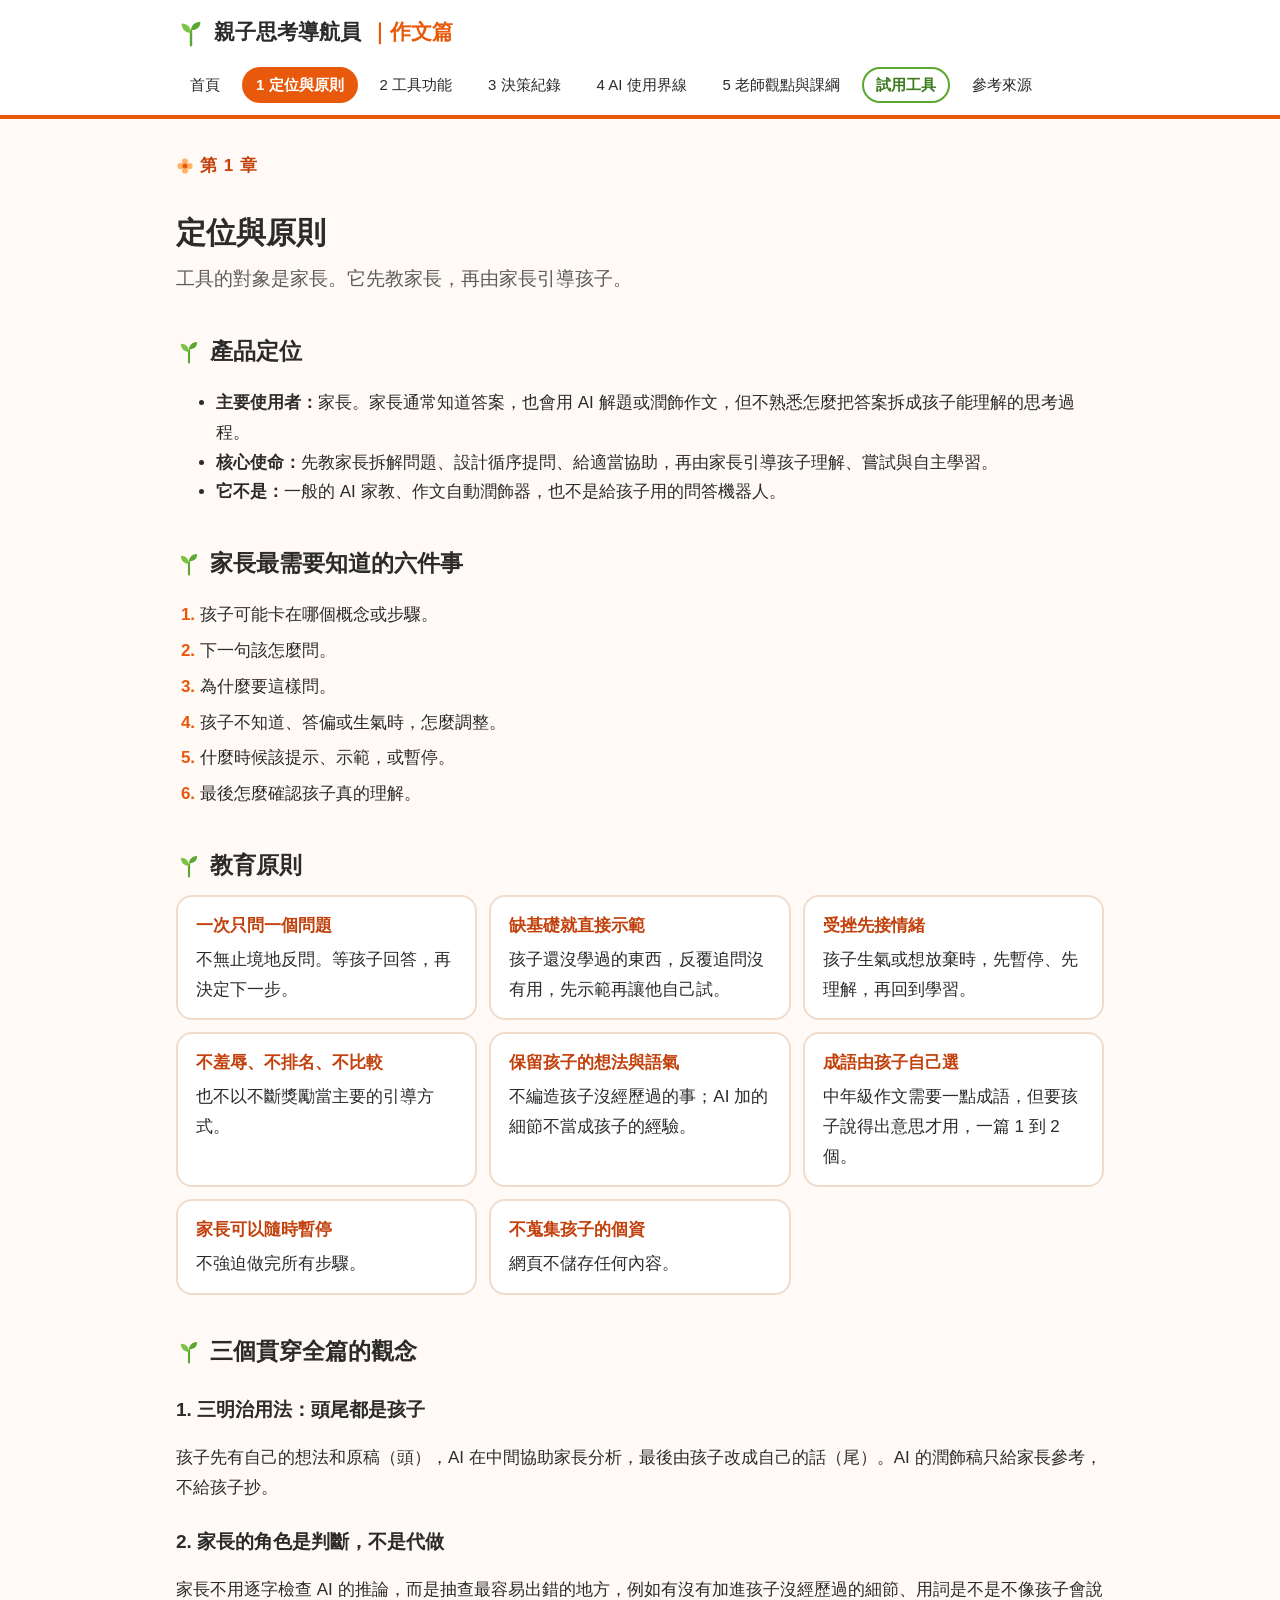
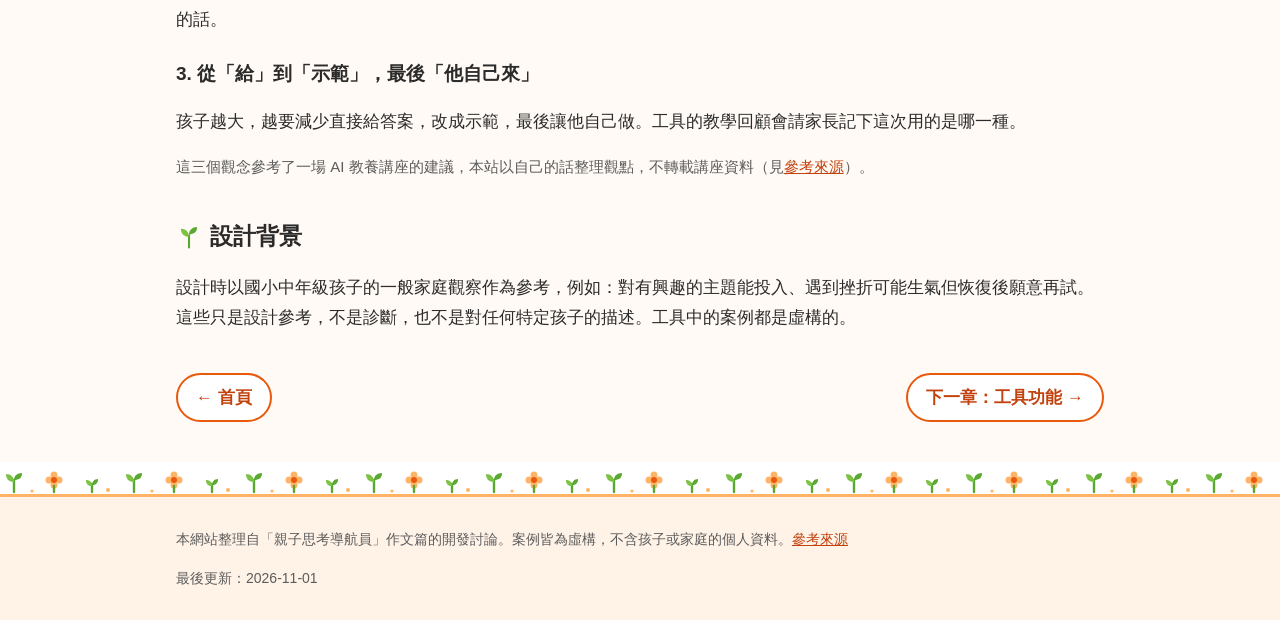
<file: positioning.html>
<!DOCTYPE html>
<html lang="zh-Hant">
<head>
  <meta charset="UTF-8">
  <meta name="viewport" content="width=device-width, initial-scale=1">
  <title>定位與原則｜親子思考導航員 作文篇</title>
  <meta name="description" content="親子思考導航員的產品定位、家長最需要知道的六件事，以及教育原則。">
  <link rel="stylesheet" href="style.css">
</head>
<body>
  <header class="site-header"><div class="inner">
    <a class="brand" href="index.html">親子思考導航員<span>｜作文篇</span></a>
    <nav aria-label="網站導覽"><ul class="nav">
      <li><a href="index.html">首頁</a></li>
      <li><a href="positioning.html" aria-current="page">1 定位與原則</a></li>
      <li><a href="features.html">2 工具功能</a></li>
      <li><a href="decisions.html">3 決策紀錄</a></li>
      <li><a href="ai-boundary.html">4 AI 使用界線</a></li>
      <li><a href="teacher.html">5 老師觀點與課綱</a></li>
      <li><a href="tool/app/index.html" class="nav-tool">試用工具</a></li>
      <li><a href="sources.html">參考來源</a></li>
    </ul></nav>
  </div></header>

  <main>
    <p class="eyebrow">第 1 章</p>
    <h1>定位與原則</h1>
    <p class="lead">工具的對象是家長。它先教家長，再由家長引導孩子。</p>

    <h2>產品定位</h2>
    <ul>
      <li><strong>主要使用者：</strong>家長。家長通常知道答案，也會用 AI 解題或潤飾作文，但不熟悉怎麼把答案拆成孩子能理解的思考過程。</li>
      <li><strong>核心使命：</strong>先教家長拆解問題、設計循序提問、給適當協助，再由家長引導孩子理解、嘗試與自主學習。</li>
      <li><strong>它不是：</strong>一般的 AI 家教、作文自動潤飾器，也不是給孩子用的問答機器人。</li>
    </ul>

    <h2>家長最需要知道的六件事</h2>
    <ol class="steps">
      <li>孩子可能卡在哪個概念或步驟。</li>
      <li>下一句該怎麼問。</li>
      <li>為什麼要這樣問。</li>
      <li>孩子不知道、答偏或生氣時，怎麼調整。</li>
      <li>什麼時候該提示、示範，或暫停。</li>
      <li>最後怎麼確認孩子真的理解。</li>
    </ol>

    <h2>教育原則</h2>
    <div class="grid">
      <div class="card"><strong>一次只問一個問題</strong>不無止境地反問。等孩子回答，再決定下一步。</div>
      <div class="card"><strong>缺基礎就直接示範</strong>孩子還沒學過的東西，反覆追問沒有用，先示範再讓他自己試。</div>
      <div class="card"><strong>受挫先接情緒</strong>孩子生氣或想放棄時，先暫停、先理解，再回到學習。</div>
      <div class="card"><strong>不羞辱、不排名、不比較</strong>也不以不斷獎勵當主要的引導方式。</div>
      <div class="card"><strong>保留孩子的想法與語氣</strong>不編造孩子沒經歷過的事；AI 加的細節不當成孩子的經驗。</div>
      <div class="card"><strong>成語由孩子自己選</strong>中年級作文需要一點成語，但要孩子說得出意思才用，一篇 1 到 2 個。</div>
      <div class="card"><strong>家長可以隨時暫停</strong>不強迫做完所有步驟。</div>
      <div class="card"><strong>不蒐集孩子的個資</strong>網頁不儲存任何內容。</div>
    </div>

    <h2>三個貫穿全篇的觀念</h2>
    <h3>1. 三明治用法：頭尾都是孩子</h3>
    <p>孩子先有自己的想法和原稿（頭），AI 在中間協助家長分析，最後由孩子改成自己的話（尾）。AI 的潤飾稿只給家長參考，不給孩子抄。</p>
    <h3>2. 家長的角色是判斷，不是代做</h3>
    <p>家長不用逐字檢查 AI 的推論，而是抽查最容易出錯的地方，例如有沒有加進孩子沒經歷過的細節、用詞是不是不像孩子會說的話。</p>
    <h3>3. 從「給」到「示範」，最後「他自己來」</h3>
    <p>孩子越大，越要減少直接給答案，改成示範，最後讓他自己做。工具的教學回顧會請家長記下這次用的是哪一種。</p>
    <p class="note">這三個觀念參考了一場 AI 教養講座的建議，本站以自己的話整理觀點，不轉載講座資料（見<a href="sources.html">參考來源</a>）。</p>

    <h2>設計背景</h2>
    <p>設計時以國小中年級孩子的一般家庭觀察作為參考，例如：對有興趣的主題能投入、遇到挫折可能生氣但恢復後願意再試。這些只是設計參考，不是診斷，也不是對任何特定孩子的描述。工具中的案例都是虛構的。</p>

    <div class="pager"><a href="index.html">← 首頁</a><a href="features.html">下一章：工具功能 →</a></div>
  </main>

  <footer class="site-footer"><div class="inner">
    <p>本網站整理自「親子思考導航員」作文篇的開發討論。案例皆為虛構，不含孩子或家庭的個人資料。<a href="sources.html">參考來源</a></p>
    <p>最後更新：2026-11-01</p>
  </div></footer>
</body>
</html>
</file>
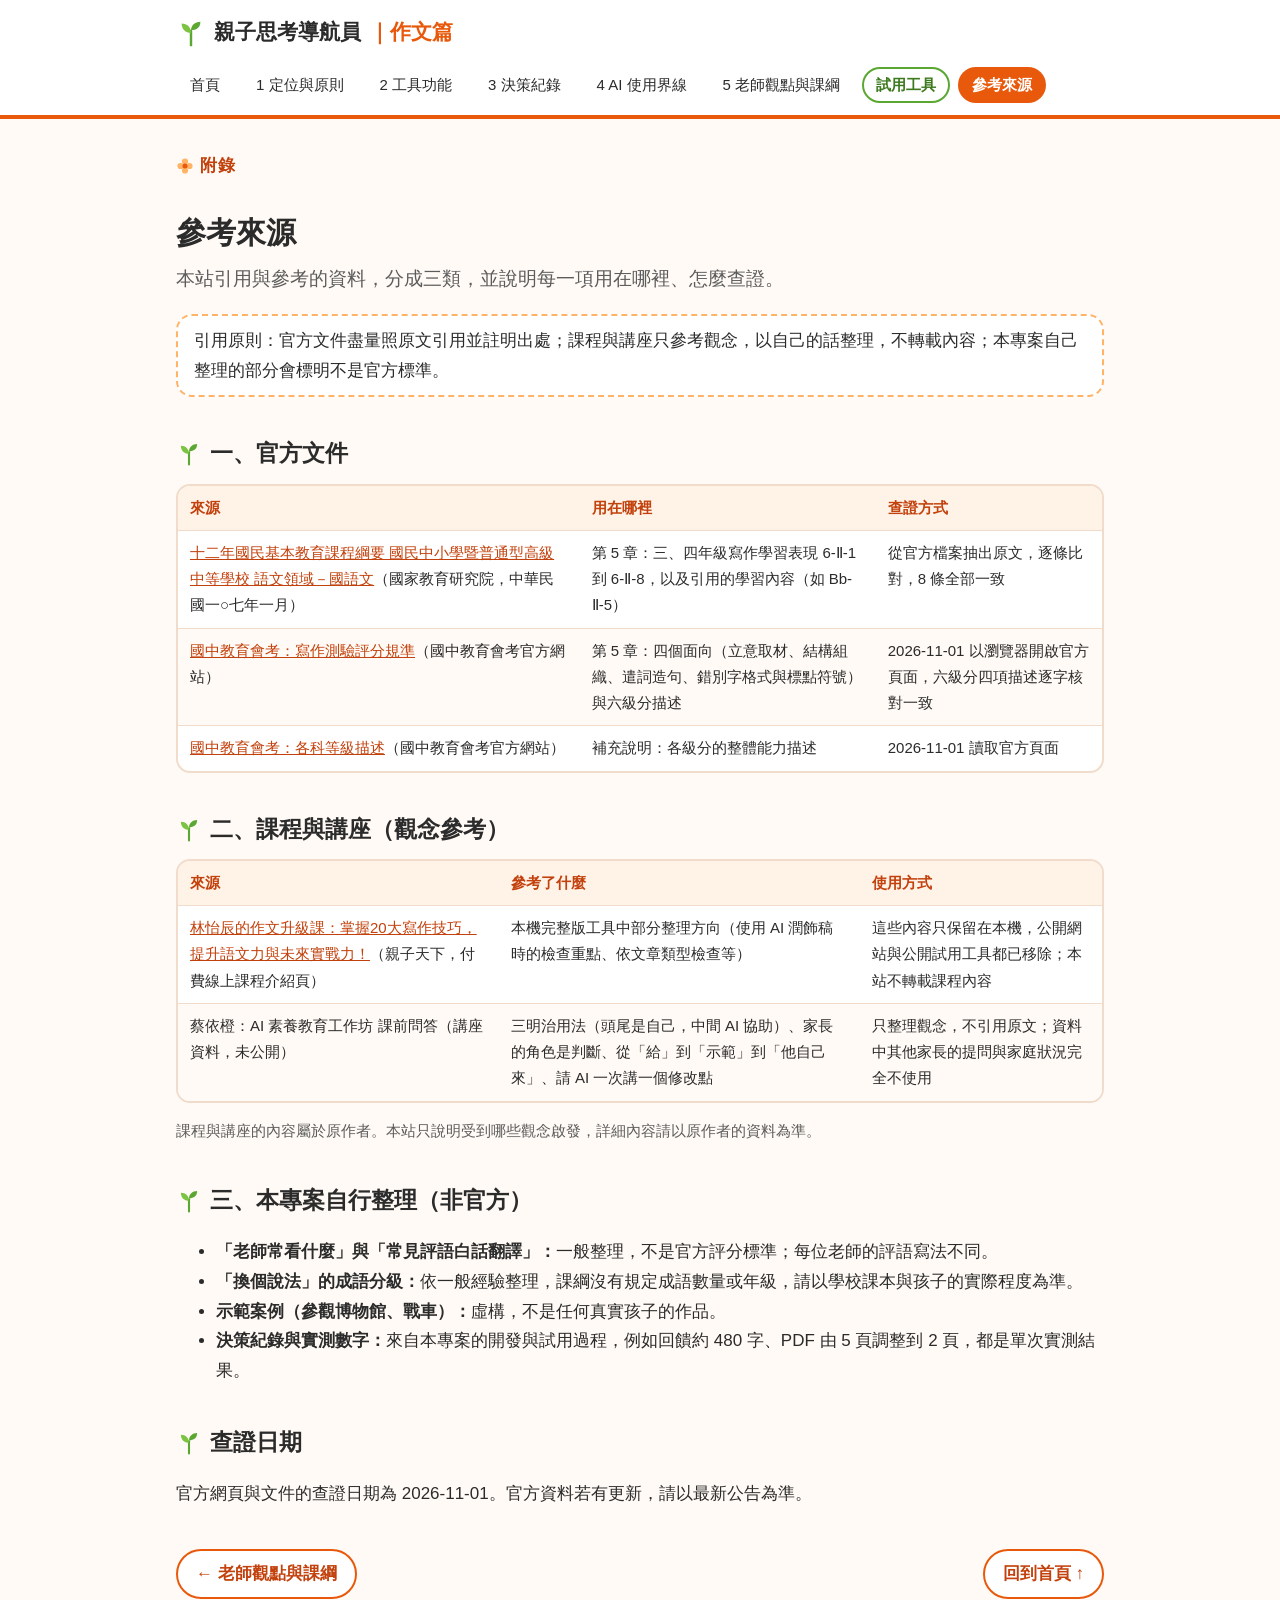
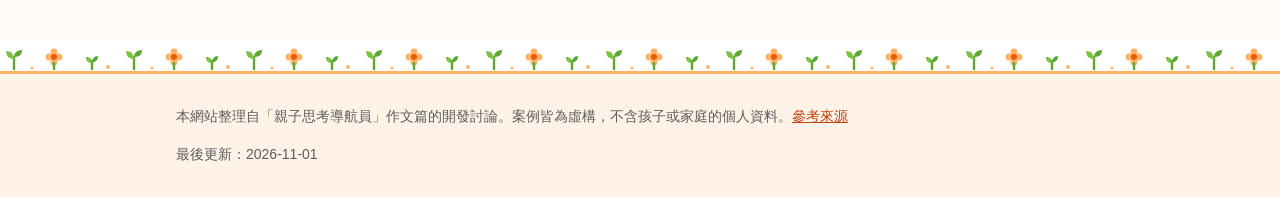
<file: sources.html>
<!DOCTYPE html>
<html lang="zh-Hant">
<head>
  <meta charset="UTF-8">
  <meta name="viewport" content="width=device-width, initial-scale=1">
  <title>參考來源｜親子思考導航員 作文篇</title>
  <meta name="description" content="親子思考導航員作文篇引用與參考的官方文件、課程與講座，以及每項來源的用途與查證方式。">
  <link rel="stylesheet" href="style.css">
</head>
<body>
  <header class="site-header"><div class="inner">
    <a class="brand" href="index.html">親子思考導航員<span>｜作文篇</span></a>
    <nav aria-label="網站導覽"><ul class="nav">
      <li><a href="index.html">首頁</a></li>
      <li><a href="positioning.html">1 定位與原則</a></li>
      <li><a href="features.html">2 工具功能</a></li>
      <li><a href="decisions.html">3 決策紀錄</a></li>
      <li><a href="ai-boundary.html">4 AI 使用界線</a></li>
      <li><a href="teacher.html">5 老師觀點與課綱</a></li>
      <li><a href="tool/app/index.html" class="nav-tool">試用工具</a></li>
      <li><a href="sources.html" aria-current="page">參考來源</a></li>
    </ul></nav>
  </div></header>

  <main>
    <p class="eyebrow">附錄</p>
    <h1>參考來源</h1>
    <p class="lead">本站引用與參考的資料，分成三類，並說明每一項用在哪裡、怎麼查證。</p>

    <div class="callout">引用原則：官方文件盡量照原文引用並註明出處；課程與講座只參考觀念，以自己的話整理，不轉載內容；本專案自己整理的部分會標明不是官方標準。</div>

    <h2>一、官方文件</h2>
    <div class="table-wrap"><table>
      <thead><tr><th>來源</th><th>用在哪裡</th><th>查證方式</th></tr></thead>
      <tbody>
        <tr>
          <td><a href="https://www.naer.edu.tw/upload/1/16/doc/806/十二年國民基本教育課程綱要國民中小學暨普通型高級中等學校語文領域-國語文.odt" target="_blank" rel="noopener noreferrer">十二年國民基本教育課程綱要 國民中小學暨普通型高級中等學校 語文領域－國語文</a>（國家教育研究院，中華民國一○七年一月）</td>
          <td>第 5 章：三、四年級寫作學習表現 6-Ⅱ-1 到 6-Ⅱ-8，以及引用的學習內容（如 Bb-Ⅱ-5）</td>
          <td>從官方檔案抽出原文，逐條比對，8 條全部一致</td>
        </tr>
        <tr>
          <td><a href="https://cap.rcpet.edu.tw/exam3-1.html" target="_blank" rel="noopener noreferrer">國中教育會考：寫作測驗評分規準</a>（國中教育會考官方網站）</td>
          <td>第 5 章：四個面向（立意取材、結構組織、遣詞造句、錯別字格式與標點符號）與六級分描述</td>
          <td>2026-11-01 以瀏覽器開啟官方頁面，六級分四項描述逐字核對一致</td>
        </tr>
        <tr>
          <td><a href="https://cap.rcpet.edu.tw/score1.html" target="_blank" rel="noopener noreferrer">國中教育會考：各科等級描述</a>（國中教育會考官方網站）</td>
          <td>補充說明：各級分的整體能力描述</td>
          <td>2026-11-01 讀取官方頁面</td>
        </tr>
      </tbody>
    </table></div>

    <h2>二、課程與講座（觀念參考）</h2>
    <div class="table-wrap"><table>
      <thead><tr><th>來源</th><th>參考了什麼</th><th>使用方式</th></tr></thead>
      <tbody>
        <tr>
          <td><a href="https://learning.parenting.com.tw/learning/kidswritingup" target="_blank" rel="noopener noreferrer">林怡辰的作文升級課：掌握20大寫作技巧，提升語文力與未來實戰力！</a>（親子天下，付費線上課程介紹頁）</td>
          <td>本機完整版工具中部分整理方向（使用 AI 潤飾稿時的檢查重點、依文章類型檢查等）</td>
          <td>這些內容只保留在本機，公開網站與公開試用工具都已移除；本站不轉載課程內容</td>
        </tr>
        <tr>
          <td>蔡依橙：AI 素養教育工作坊 課前問答（講座資料，未公開）</td>
          <td>三明治用法（頭尾是自己，中間 AI 協助）、家長的角色是判斷、從「給」到「示範」到「他自己來」、請 AI 一次講一個修改點</td>
          <td>只整理觀念，不引用原文；資料中其他家長的提問與家庭狀況完全不使用</td>
        </tr>
      </tbody>
    </table></div>
    <p class="note">課程與講座的內容屬於原作者。本站只說明受到哪些觀念啟發，詳細內容請以原作者的資料為準。</p>

    <h2>三、本專案自行整理（非官方）</h2>
    <ul>
      <li><strong>「老師常看什麼」與「常見評語白話翻譯」：</strong>一般整理，不是官方評分標準；每位老師的評語寫法不同。</li>
      <li><strong>「換個說法」的成語分級：</strong>依一般經驗整理，課綱沒有規定成語數量或年級，請以學校課本與孩子的實際程度為準。</li>
      <li><strong>示範案例（參觀博物館、戰車）：</strong>虛構，不是任何真實孩子的作品。</li>
      <li><strong>決策紀錄與實測數字：</strong>來自本專案的開發與試用過程，例如回饋約 480 字、PDF 由 5 頁調整到 2 頁，都是單次實測結果。</li>
    </ul>

    <h2>查證日期</h2>
    <p>官方網頁與文件的查證日期為 2026-11-01。官方資料若有更新，請以最新公告為準。</p>

    <div class="pager"><a href="teacher.html">← 老師觀點與課綱</a><a href="index.html">回到首頁 ↑</a></div>
  </main>

  <footer class="site-footer"><div class="inner">
    <p>本網站整理自「親子思考導航員」作文篇的開發討論。案例皆為虛構，不含孩子或家庭的個人資料。<a href="sources.html">參考來源</a></p>
    <p>最後更新：2026-11-01</p>
  </div></footer>
</body>
</html>
</file>
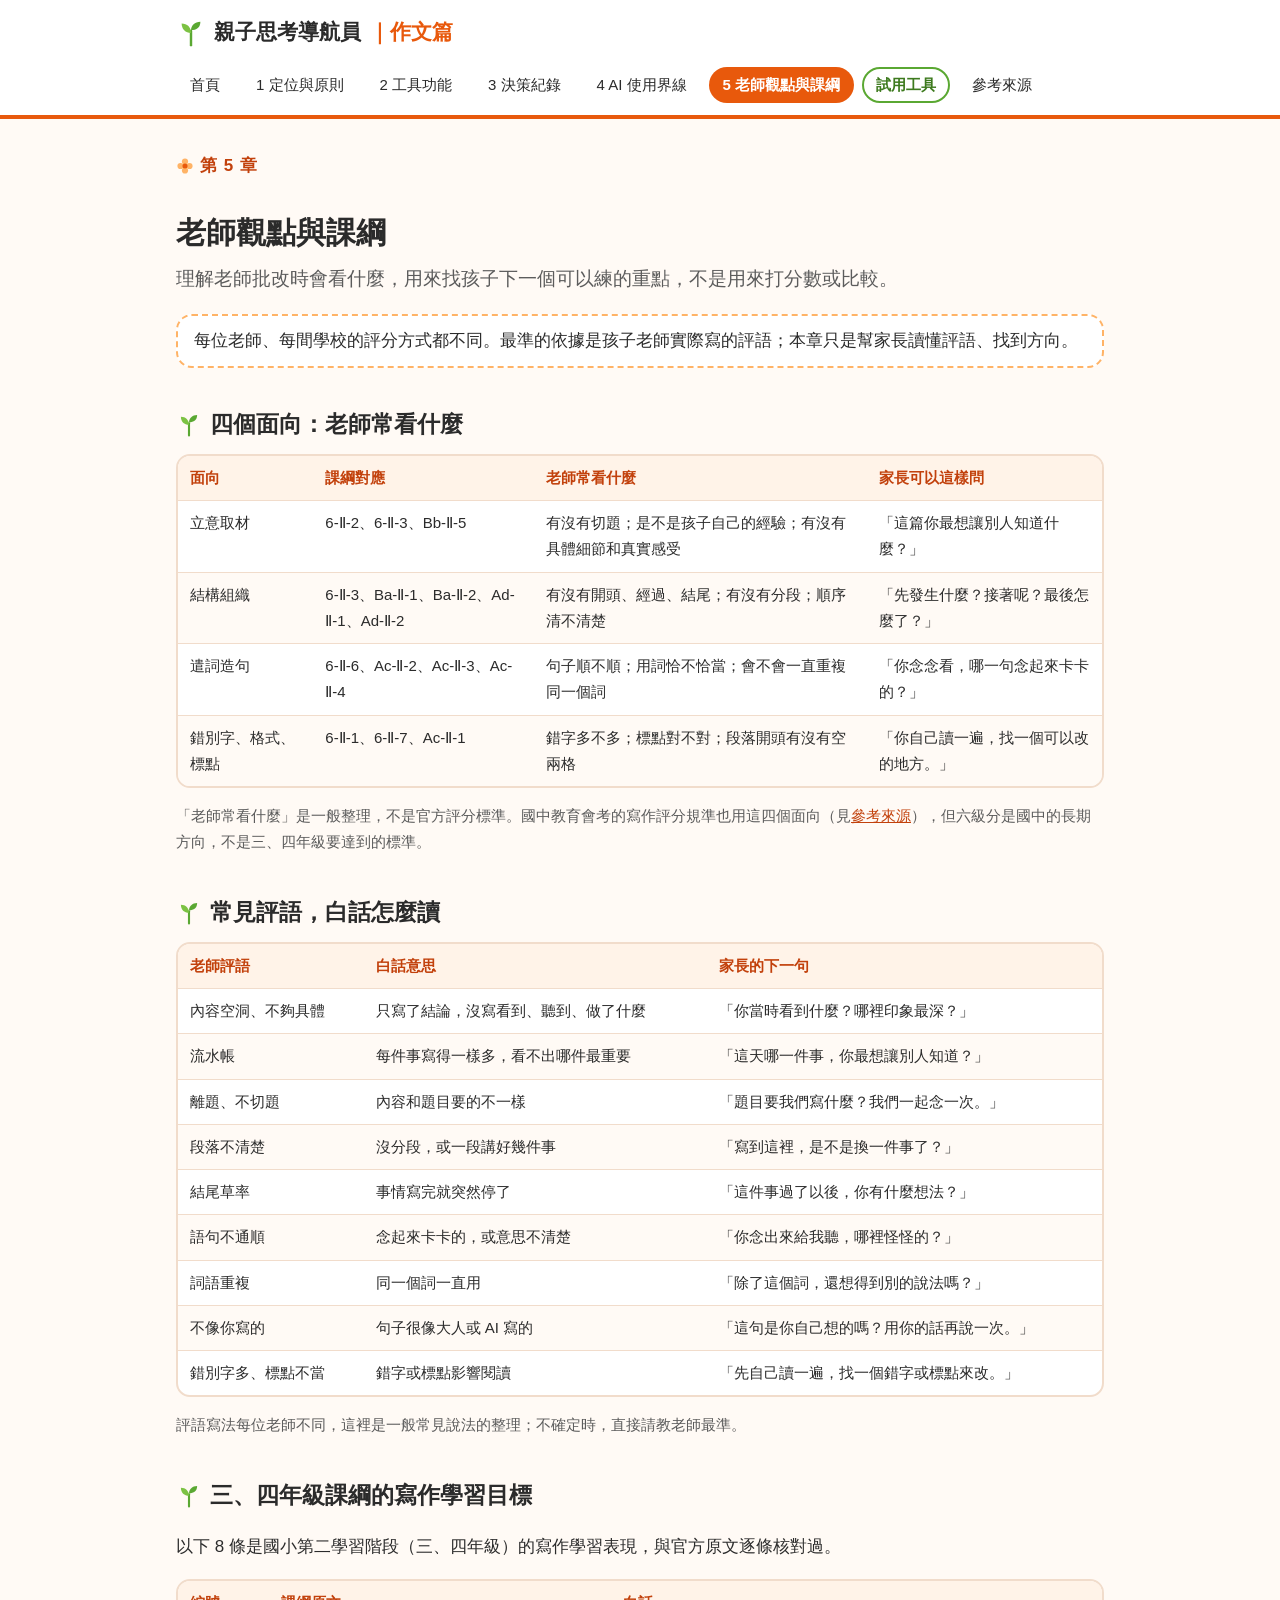
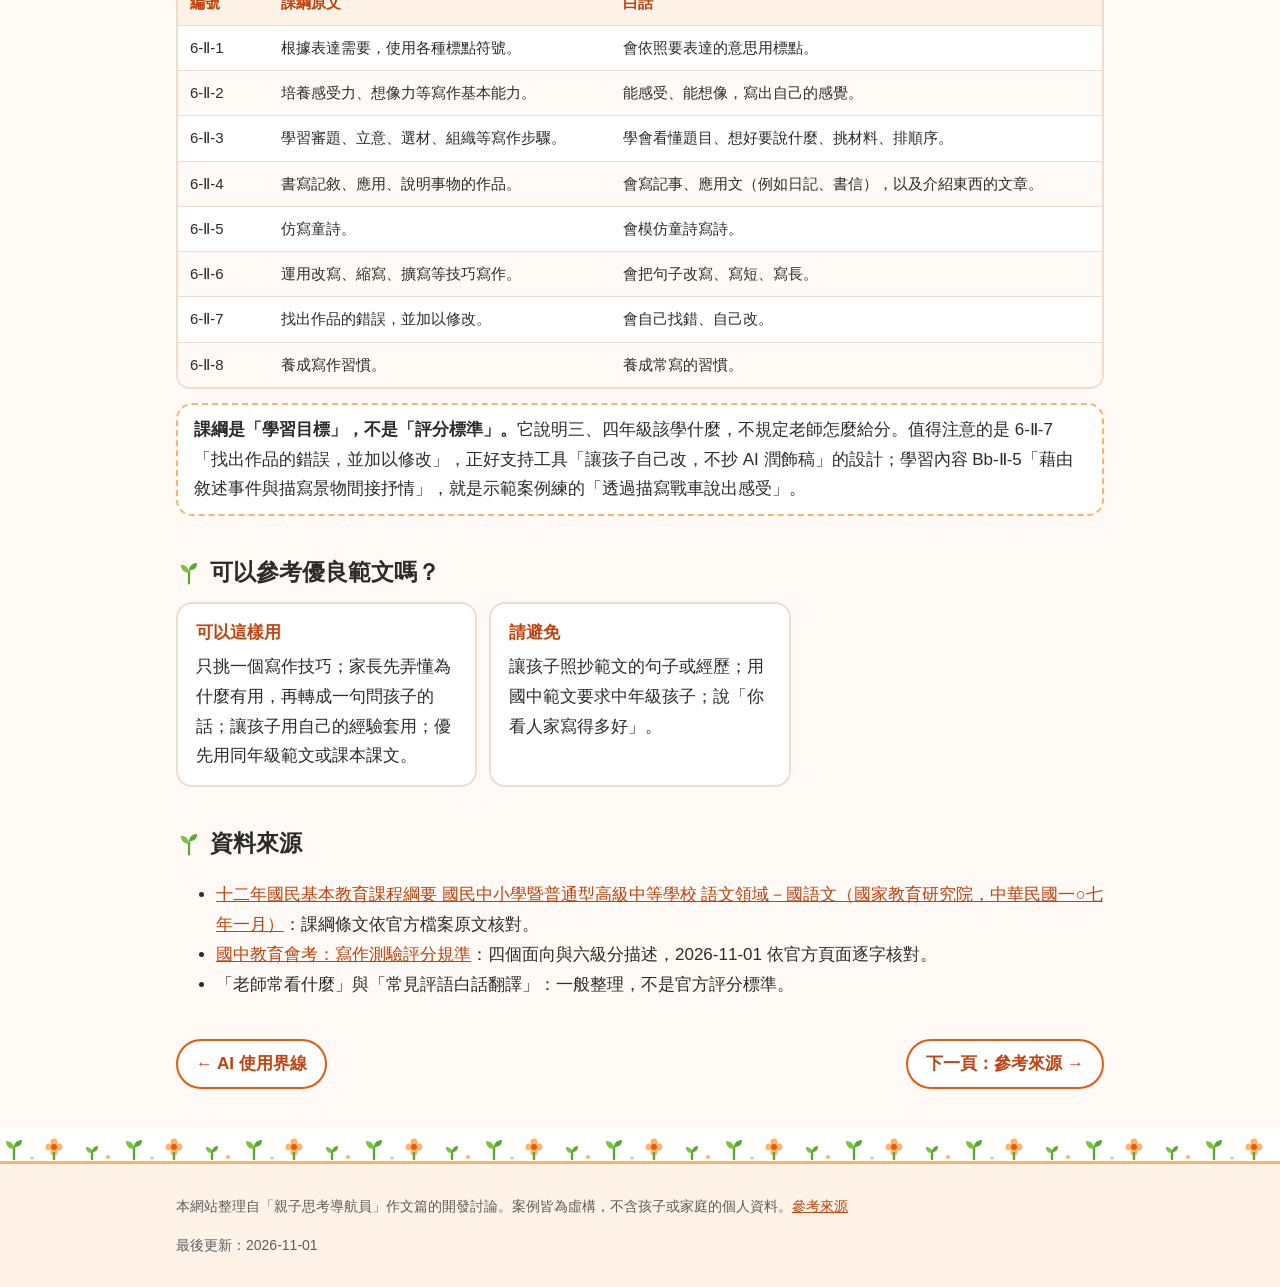
<file: teacher.html>
<!DOCTYPE html>
<html lang="zh-Hant">
<head>
  <meta charset="UTF-8">
  <meta name="viewport" content="width=device-width, initial-scale=1">
  <title>老師觀點與課綱｜親子思考導航員 作文篇</title>
  <meta name="description" content="老師批改作文會看什麼、常見評語的白話翻譯、國小三四年級課綱的寫作學習目標，以及範文的使用方式。">
  <link rel="stylesheet" href="style.css">
</head>
<body>
  <header class="site-header"><div class="inner">
    <a class="brand" href="index.html">親子思考導航員<span>｜作文篇</span></a>
    <nav aria-label="網站導覽"><ul class="nav">
      <li><a href="index.html">首頁</a></li>
      <li><a href="positioning.html">1 定位與原則</a></li>
      <li><a href="features.html">2 工具功能</a></li>
      <li><a href="decisions.html">3 決策紀錄</a></li>
      <li><a href="ai-boundary.html">4 AI 使用界線</a></li>
      <li><a href="teacher.html" aria-current="page">5 老師觀點與課綱</a></li>
      <li><a href="tool/app/index.html" class="nav-tool">試用工具</a></li>
      <li><a href="sources.html">參考來源</a></li>
    </ul></nav>
  </div></header>

  <main>
    <p class="eyebrow">第 5 章</p>
    <h1>老師觀點與課綱</h1>
    <p class="lead">理解老師批改時會看什麼，用來找孩子下一個可以練的重點，不是用來打分數或比較。</p>

    <div class="callout">每位老師、每間學校的評分方式都不同。最準的依據是孩子老師實際寫的評語；本章只是幫家長讀懂評語、找到方向。</div>

    <h2>四個面向：老師常看什麼</h2>
    <div class="table-wrap"><table>
      <thead><tr><th>面向</th><th>課綱對應</th><th>老師常看什麼</th><th>家長可以這樣問</th></tr></thead>
      <tbody>
        <tr><td>立意取材</td><td>6-Ⅱ-2、6-Ⅱ-3、Bb-Ⅱ-5</td><td>有沒有切題；是不是孩子自己的經驗；有沒有具體細節和真實感受</td><td>「這篇你最想讓別人知道什麼？」</td></tr>
        <tr><td>結構組織</td><td>6-Ⅱ-3、Ba-Ⅱ-1、Ba-Ⅱ-2、Ad-Ⅱ-1、Ad-Ⅱ-2</td><td>有沒有開頭、經過、結尾；有沒有分段；順序清不清楚</td><td>「先發生什麼？接著呢？最後怎麼了？」</td></tr>
        <tr><td>遣詞造句</td><td>6-Ⅱ-6、Ac-Ⅱ-2、Ac-Ⅱ-3、Ac-Ⅱ-4</td><td>句子順不順；用詞恰不恰當；會不會一直重複同一個詞</td><td>「你念念看，哪一句念起來卡卡的？」</td></tr>
        <tr><td>錯別字、格式、標點</td><td>6-Ⅱ-1、6-Ⅱ-7、Ac-Ⅱ-1</td><td>錯字多不多；標點對不對；段落開頭有沒有空兩格</td><td>「你自己讀一遍，找一個可以改的地方。」</td></tr>
      </tbody>
    </table></div>
    <p class="note">「老師常看什麼」是一般整理，不是官方評分標準。國中教育會考的寫作評分規準也用這四個面向（見<a href="sources.html">參考來源</a>），但六級分是國中的長期方向，不是三、四年級要達到的標準。</p>

    <h2>常見評語，白話怎麼讀</h2>
    <div class="table-wrap"><table>
      <thead><tr><th>老師評語</th><th>白話意思</th><th>家長的下一句</th></tr></thead>
      <tbody>
        <tr><td>內容空洞、不夠具體</td><td>只寫了結論，沒寫看到、聽到、做了什麼</td><td>「你當時看到什麼？哪裡印象最深？」</td></tr>
        <tr><td>流水帳</td><td>每件事寫得一樣多，看不出哪件最重要</td><td>「這天哪一件事，你最想讓別人知道？」</td></tr>
        <tr><td>離題、不切題</td><td>內容和題目要的不一樣</td><td>「題目要我們寫什麼？我們一起念一次。」</td></tr>
        <tr><td>段落不清楚</td><td>沒分段，或一段講好幾件事</td><td>「寫到這裡，是不是換一件事了？」</td></tr>
        <tr><td>結尾草率</td><td>事情寫完就突然停了</td><td>「這件事過了以後，你有什麼想法？」</td></tr>
        <tr><td>語句不通順</td><td>念起來卡卡的，或意思不清楚</td><td>「你念出來給我聽，哪裡怪怪的？」</td></tr>
        <tr><td>詞語重複</td><td>同一個詞一直用</td><td>「除了這個詞，還想得到別的說法嗎？」</td></tr>
        <tr><td>不像你寫的</td><td>句子很像大人或 AI 寫的</td><td>「這句是你自己想的嗎？用你的話再說一次。」</td></tr>
        <tr><td>錯別字多、標點不當</td><td>錯字或標點影響閱讀</td><td>「先自己讀一遍，找一個錯字或標點來改。」</td></tr>
      </tbody>
    </table></div>
    <p class="note">評語寫法每位老師不同，這裡是一般常見說法的整理；不確定時，直接請教老師最準。</p>

    <h2>三、四年級課綱的寫作學習目標</h2>
    <p>以下 8 條是國小第二學習階段（三、四年級）的寫作學習表現，與官方原文逐條核對過。</p>
    <div class="table-wrap"><table>
      <thead><tr><th>編號</th><th>課綱原文</th><th>白話</th></tr></thead>
      <tbody>
        <tr><td>6-Ⅱ-1</td><td>根據表達需要，使用各種標點符號。</td><td>會依照要表達的意思用標點。</td></tr>
        <tr><td>6-Ⅱ-2</td><td>培養感受力、想像力等寫作基本能力。</td><td>能感受、能想像，寫出自己的感覺。</td></tr>
        <tr><td>6-Ⅱ-3</td><td>學習審題、立意、選材、組織等寫作步驟。</td><td>學會看懂題目、想好要說什麼、挑材料、排順序。</td></tr>
        <tr><td>6-Ⅱ-4</td><td>書寫記敘、應用、說明事物的作品。</td><td>會寫記事、應用文（例如日記、書信），以及介紹東西的文章。</td></tr>
        <tr><td>6-Ⅱ-5</td><td>仿寫童詩。</td><td>會模仿童詩寫詩。</td></tr>
        <tr><td>6-Ⅱ-6</td><td>運用改寫、縮寫、擴寫等技巧寫作。</td><td>會把句子改寫、寫短、寫長。</td></tr>
        <tr><td>6-Ⅱ-7</td><td>找出作品的錯誤，並加以修改。</td><td>會自己找錯、自己改。</td></tr>
        <tr><td>6-Ⅱ-8</td><td>養成寫作習慣。</td><td>養成常寫的習慣。</td></tr>
      </tbody>
    </table></div>
    <div class="callout"><strong>課綱是「學習目標」，不是「評分標準」。</strong>它說明三、四年級該學什麼，不規定老師怎麼給分。值得注意的是 6-Ⅱ-7「找出作品的錯誤，並加以修改」，正好支持工具「讓孩子自己改，不抄 AI 潤飾稿」的設計；學習內容 Bb-Ⅱ-5「藉由敘述事件與描寫景物間接抒情」，就是示範案例練的「透過描寫戰車說出感受」。</div>

    <h2>可以參考優良範文嗎？</h2>
    <div class="grid">
      <div class="card"><strong>可以這樣用</strong>只挑一個寫作技巧；家長先弄懂為什麼有用，再轉成一句問孩子的話；讓孩子用自己的經驗套用；優先用同年級範文或課本課文。</div>
      <div class="card"><strong>請避免</strong>讓孩子照抄範文的句子或經歷；用國中範文要求中年級孩子；說「你看人家寫得多好」。</div>
    </div>

    <h2>資料來源</h2>
    <ul>
      <li><a href="https://www.naer.edu.tw/upload/1/16/doc/806/十二年國民基本教育課程綱要國民中小學暨普通型高級中等學校語文領域-國語文.odt" target="_blank" rel="noopener noreferrer">十二年國民基本教育課程綱要 國民中小學暨普通型高級中等學校 語文領域－國語文（國家教育研究院，中華民國一○七年一月）</a>：課綱條文依官方檔案原文核對。</li>
      <li><a href="https://cap.rcpet.edu.tw/exam3-1.html" target="_blank" rel="noopener noreferrer">國中教育會考：寫作測驗評分規準</a>：四個面向與六級分描述，2026-11-01 依官方頁面逐字核對。</li>
      <li>「老師常看什麼」與「常見評語白話翻譯」：一般整理，不是官方評分標準。</li>
    </ul>

    <div class="pager"><a href="ai-boundary.html">← AI 使用界線</a><a href="sources.html">下一頁：參考來源 →</a></div>
  </main>

  <footer class="site-footer"><div class="inner">
    <p>本網站整理自「親子思考導航員」作文篇的開發討論。案例皆為虛構，不含孩子或家庭的個人資料。<a href="sources.html">參考來源</a></p>
    <p>最後更新：2026-11-01</p>
  </div></footer>
</body>
</html>
</file>
<file: style.css>
:root {
  --orange: #e8590c;
  --orange-dark: #c2410c;
  --orange-mid: #ffb366;
  --orange-soft: #fff3e8;
  --orange-pale: #fffaf5;
  --leaf: #5aa832;
  --leaf-soft: #eef7e6;
  --ink: #2b2b2b;
  --gray: #5c5c5c;
  --line: #f1dccb;
  --white: #ffffff;

  /* 原創的小芽與小花圖案（非任何既有角色） */
  --sprout: url("data:image/svg+xml,%3Csvg xmlns='http://www.w3.org/2000/svg' viewBox='0 0 32 32'%3E%3Cpath d='M16 30V15' stroke='%235aa832' stroke-width='2.6' stroke-linecap='round' fill='none'/%3E%3Cpath d='M16 17C10 17 6 13 6 7c6 0 10 4 10 10z' fill='%237cc243'/%3E%3Cpath d='M16 14c0-5 4-9 10-9 0 6-4 9-10 9z' fill='%235aa832'/%3E%3C/svg%3E");
  --flower: url("data:image/svg+xml,%3Csvg xmlns='http://www.w3.org/2000/svg' viewBox='0 0 32 32'%3E%3Cg fill='%23ffb366'%3E%3Ccircle cx='16' cy='8' r='5.5'/%3E%3Ccircle cx='24' cy='16' r='5.5'/%3E%3Ccircle cx='16' cy='24' r='5.5'/%3E%3Ccircle cx='8' cy='16' r='5.5'/%3E%3C/g%3E%3Ccircle cx='16' cy='16' r='4.5' fill='%23e8590c'/%3E%3C/svg%3E");
  --garden: url("data:image/svg+xml,%3Csvg xmlns='http://www.w3.org/2000/svg' viewBox='0 0 120 32'%3E%3Cpath d='M14 30V18' stroke='%235aa832' stroke-width='2.4' stroke-linecap='round'/%3E%3Cpath d='M14 20c-5 0-8-3-8-8 5 0 8 3 8 8z' fill='%237cc243'/%3E%3Cpath d='M14 18c0-4 3-7 8-7 0 5-3 7-8 7z' fill='%235aa832'/%3E%3Cg transform='translate(46 10)'%3E%3Cg fill='%23ffb366'%3E%3Ccircle cx='8' cy='3' r='3.5'/%3E%3Ccircle cx='13' cy='8' r='3.5'/%3E%3Ccircle cx='8' cy='13' r='3.5'/%3E%3Ccircle cx='3' cy='8' r='3.5'/%3E%3C/g%3E%3Ccircle cx='8' cy='8' r='3' fill='%23e8590c'/%3E%3C/g%3E%3Cpath d='M54 30v-6' stroke='%235aa832' stroke-width='2.4' stroke-linecap='round'/%3E%3Cpath d='M92 30V22' stroke='%235aa832' stroke-width='2.4' stroke-linecap='round'/%3E%3Cpath d='M92 24c-4 0-6-2-6-6 4 0 6 2 6 6z' fill='%237cc243'/%3E%3Cpath d='M92 23c0-3 2-6 6-6 0 4-2 6-6 6z' fill='%235aa832'/%3E%3Ccircle cx='108' cy='28' r='2' fill='%23ffb366'/%3E%3Ccircle cx='32' cy='29' r='1.6' fill='%23ffb366'/%3E%3C/svg%3E");
}

* { box-sizing: border-box; }

body {
  margin: 0;
  background: var(--orange-pale);
  color: var(--ink);
  font-family: "Microsoft JhengHei", "PingFang TC", "Noto Sans TC", sans-serif;
  font-size: 17px;
  line-height: 1.75;
}

a { color: var(--orange-dark); }
a:focus-visible { outline: 3px solid var(--orange); outline-offset: 2px; border-radius: 6px; }

/* 頁首與導覽：白底、橘色底線 */
.site-header { background: var(--white); border-bottom: 4px solid var(--orange); }
.site-header .inner { max-width: 960px; margin: 0 auto; padding: 14px 16px 0; }
.brand { display: inline-flex; align-items: center; gap: 8px; color: var(--ink); text-decoration: none; font-weight: bold; font-size: 21px; }
.brand::before { content: ""; width: 30px; height: 30px; background: var(--sprout) center / contain no-repeat; }
.brand span { color: var(--orange); }
.nav { display: flex; flex-wrap: wrap; gap: 6px 8px; margin: 10px 0 0; padding: 0 0 12px; list-style: none; }
.nav a { display: inline-block; color: var(--ink); text-decoration: none; font-size: 15px; padding: 3px 12px; border-radius: 999px; border: 2px solid transparent; }
.nav a:hover { border-color: var(--orange-mid); background: var(--orange-soft); }
.nav a[aria-current="page"] { background: var(--orange); color: var(--white); font-weight: bold; }
.nav a.nav-tool { border-color: var(--leaf); color: #3d7a1e; font-weight: bold; }
.nav a.nav-tool:hover { background: var(--leaf-soft); }

/* 試用工具的大按鈕 */
.cta { display: inline-block; background: var(--orange); color: var(--white); text-decoration: none; font-weight: bold; font-size: 19px; padding: 12px 22px; border-radius: 999px; box-shadow: 0 3px 0 var(--orange-dark); }
.cta:hover { background: var(--orange-dark); }

/* 內容 */
main { max-width: 960px; margin: 0 auto; padding: 8px 16px 40px; }
h1 { font-size: 30px; line-height: 1.35; margin: 28px 0 8px; }
h2 { display: flex; align-items: center; gap: 8px; font-size: 23px; margin: 36px 0 10px; }
h2::before { content: ""; flex: none; width: 26px; height: 26px; background: var(--sprout) center / contain no-repeat; }
h3 { font-size: 19px; margin: 22px 0 6px; }
.lead { font-size: 19px; color: var(--gray); margin-top: 0; }
.eyebrow { display: inline-flex; align-items: center; gap: 6px; color: var(--orange-dark); font-weight: bold; letter-spacing: 1px; margin: 24px 0 0; }
.eyebrow::before { content: ""; width: 18px; height: 18px; background: var(--flower) center / contain no-repeat; }

.hero {
  background: var(--orange-soft) var(--garden) right 14px bottom 10px / 150px auto no-repeat;
  border: 2px solid var(--orange-mid);
  border-radius: 22px;
  padding: 20px 22px 48px;
  margin-top: 20px;
}
.hero h1 { margin-top: 4px; }

.card { border: 2px solid var(--line); border-radius: 16px; padding: 14px 18px; margin: 12px 0; background: var(--white); }
.callout { border: 2px dashed var(--orange-mid); background: var(--white); border-radius: 16px; padding: 10px 16px; margin: 14px 0; }
.note { color: var(--gray); font-size: 15px; }

.grid { display: grid; grid-template-columns: repeat(auto-fill, minmax(260px, 1fr)); gap: 12px; }
.grid .card { margin: 0; }
.grid a.card { display: block; text-decoration: none; color: var(--ink); transition: transform 0.15s ease; }
.grid a.card:hover { border-color: var(--orange); transform: translateY(-2px); }
.grid .card strong { display: block; color: var(--orange-dark); margin-bottom: 4px; }

/* 決策紀錄 */
.decision { border: 2px solid var(--line); border-radius: 16px; padding: 12px 18px; margin: 14px 0; background: var(--white); }
.decision h3 { margin-top: 4px; }
.decision dl { margin: 6px 0; }
.decision dt { font-weight: bold; color: var(--orange-dark); }
.decision dd { margin: 0 0 6px; }

/* 表格：手機上可左右捲動 */
.table-wrap { overflow-x: auto; margin: 10px 0; border-radius: 14px; border: 2px solid var(--line); background: var(--white); }
table { border-collapse: collapse; width: 100%; min-width: 560px; font-size: 15px; }
th, td { border-bottom: 1px solid var(--line); padding: 9px 12px; text-align: left; vertical-align: top; }
th { background: var(--orange-soft); color: var(--orange-dark); }
tr:nth-child(even) td { background: var(--orange-pale); }
tr:last-child td { border-bottom: 0; }
th:first-child, td:first-child { min-width: 5.5em; } /* 避免「6-Ⅱ-1」這類編號被拆成兩行 */

ol.steps { padding-left: 1.4em; }
ol.steps li { margin: 6px 0; }
ol.steps li::marker { color: var(--orange); font-weight: bold; }
.tag { display: inline-block; background: var(--leaf-soft); color: #3d7a1e; border-radius: 999px; padding: 0 10px; font-size: 14px; margin-right: 6px; }
.tag.orange { background: var(--orange); color: var(--white); }

.pager { display: flex; justify-content: space-between; gap: 12px; margin-top: 40px; flex-wrap: wrap; }
.pager a { border: 2px solid var(--orange); border-radius: 999px; padding: 8px 18px; text-decoration: none; color: var(--orange-dark); font-weight: bold; background: var(--white); }
.pager a:hover { background: var(--orange); color: var(--white); }

/* 頁尾：淺橘底，上方一排小芽小花 */
.site-footer { background: var(--orange-soft); color: var(--gray); }
.site-footer::before { content: ""; display: block; height: 32px; background: var(--white) var(--garden) left bottom / 120px 32px repeat-x; border-bottom: 3px solid var(--orange-mid); }
.site-footer .inner { max-width: 960px; margin: 0 auto; padding: 16px; font-size: 14px; }
.site-footer a { color: var(--orange-dark); }

@media (max-width: 600px) {
  body { font-size: 16px; }
  h1 { font-size: 25px; }
  h2 { font-size: 20px; }
  .hero { background-size: 110px auto; }
  .cta { display: block; text-align: center; font-size: 17px; padding: 12px 14px; }
}

@media (prefers-reduced-motion: reduce) {
  .grid a.card { transition: none; }
  .grid a.card:hover { transform: none; }
}
</file>
<file: tool/app/style.css>
:root {
  --bg: #faf8f4;
  --card: #ffffff;
  --text: #2b2b2b;
  --muted: #666;
  --accent: #2f6f5e;
  --accent-soft: #e3f0ec;
  --warn-soft: #fff4dc;
  --line: #ddd6c8;
}

* { box-sizing: border-box; }

body {
  margin: 0;
  background: var(--bg);
  color: var(--text);
  font-family: "Microsoft JhengHei", "PingFang TC", sans-serif;
  font-size: 17px;
  line-height: 1.7;
}

.site-header, .boundary, main, .site-footer {
  max-width: 880px;
  margin: 0 auto;
  padding: 0 16px;
}

.site-header { padding-top: 24px; }
.site-header h1 { margin: 0; font-size: 28px; color: var(--accent); }
.site-header p { margin: 4px 0 16px; color: var(--muted); }

.boundary {
  background: var(--warn-soft);
  border-left: 4px solid #e0a82e;
  padding: 8px 16px;
  margin-bottom: 16px;
  border-radius: 4px;
}
.boundary p { margin: 4px 0; }
.boundary summary { cursor: pointer; }

button {
  font: inherit;
  cursor: pointer;
  border: 1px solid var(--line);
  background: var(--card);
  color: var(--text);
  padding: 8px 14px;
  border-radius: 6px;
}
button:hover { border-color: var(--accent); }
button:focus-visible { outline: 3px solid #7fb5a6; outline-offset: 2px; }
button[aria-pressed="true"], button[aria-selected="true"] {
  background: var(--accent);
  border-color: var(--accent);
  color: #fff;
}

.tabs { display: flex; flex-wrap: wrap; gap: 8px; margin: 12px 0; }

.card {
  background: var(--card);
  border: 1px solid var(--line);
  border-radius: 8px;
  padding: 16px 20px;
  margin: 12px 0;
}
.card h3 { margin-top: 0; }
.card { overflow-wrap: anywhere; } /* 長網址在手機寬度也要能換行 */

.case-head h2 { margin: 8px 0 0; }
.case-head .mode { color: var(--accent); font-weight: bold; margin: 0; }

.cols { display: grid; grid-template-columns: 1fr 1fr; gap: 12px; }
@media (max-width: 640px) { .cols { grid-template-columns: 1fr; } }
.text-box { background: var(--bg); border-radius: 6px; padding: 10px 14px; }
.text-box h4 { margin: 0 0 4px; font-size: 15px; color: var(--muted); }

table { width: 100%; border-collapse: collapse; font-size: 15px; }
th, td { border: 1px solid var(--line); padding: 6px 8px; text-align: left; vertical-align: top; }
th { background: var(--accent-soft); }

.badge {
  display: inline-block;
  padding: 0 8px;
  border-radius: 10px;
  font-size: 14px;
  background: var(--accent-soft);
  color: var(--accent);
}
.badge.pause { background: #f9e0dc; color: #9a3a2a; }

.question { font-size: 21px; font-weight: bold; margin: 8px 0; }
.why { color: var(--muted); }
.say { background: var(--accent-soft); border-radius: 6px; padding: 10px 14px; margin: 8px 0; }
.note { background: var(--warn-soft); border-radius: 6px; padding: 10px 14px; margin: 8px 0; }

/* 導覽式問題頁（案例 A） */
.ask-card { border: 2px solid var(--accent); }
.big-question { font-size: 26px; font-weight: bold; line-height: 1.5; margin: 8px 0 12px; }
.big-say { font-size: 20px; margin: 8px 0; }
.dots { display: flex; gap: 6px; margin-bottom: 8px; }
.dot { width: 12px; height: 12px; border-radius: 50%; background: var(--line); }
.dot.on { background: var(--accent); }
.dot.done { background: #8fc0b2; }

.react-grid { display: grid; grid-template-columns: repeat(4, 1fr); gap: 10px; }
@media (max-width: 640px) { .react-grid { grid-template-columns: 1fr 1fr; } }
.react { padding: 14px 8px; font-size: 18px; font-weight: bold; border-width: 2px; }
.react, .react[aria-pressed="true"] { background: var(--r-bg); border-color: var(--r-bd); color: var(--text); }
.react-unknown { --r-bg: #fff6d6; --r-bd: #e0b94a; }
.react-wrong { --r-bg: #e4eefb; --r-bd: #7aa3d6; }
.react-upset { --r-bg: #fbe4df; --r-bd: #d98a7c; }
.react-understood { --r-bg: #e0f2e9; --r-bd: #6fb38d; }
.react[aria-pressed="true"] { box-shadow: 0 0 0 3px var(--text); }

.result { background: var(--accent-soft); }
.more summary { cursor: pointer; color: var(--accent); }
.primary { background: var(--accent); border-color: var(--accent); color: #fff; font-weight: bold; }
.primary:hover { border-color: var(--text); }
.pause-btn { border-color: #d98a7c; }
.pause-btn[aria-pressed="true"] { background: #9a3a2a; border-color: #9a3a2a; }
button:disabled { opacity: 0.4; cursor: default; }

/* 理解驗證與教學回顧 */
.quiz-opt { display: block; width: 100%; text-align: left; margin: 6px 0; }
.quiz-ok { background: var(--accent-soft); border-radius: 6px; padding: 8px 12px; }
.quiz-no { background: var(--warn-soft); border-radius: 6px; padding: 8px 12px; }
.review-row { margin: 8px 0 12px; }
.review-q { font-weight: bold; margin: 8px 0 4px; }

/* 新芽成長圖（鼓勵用，不是分數） */
.growth { display: flex; align-items: center; gap: 12px; margin-top: 10px; }
.growth-pic { flex: none; width: 76px; height: 76px; }
.growth-pic svg { width: 100%; height: 100%; display: block; }
.growth p { margin: 2px 0; }
.growth-name { font-weight: bold; color: var(--accent); }

input.topic-input { display: block; width: 100%; font: inherit; padding: 8px 10px; margin: 4px 0 12px; border: 1px solid var(--line); border-radius: 6px; background: var(--card); color: var(--text); }

/* 首頁入口與作文輸入框：要一眼看得到 */
.start-card { border: 2px solid var(--accent); background: var(--accent-soft); }
.start-card h2 { margin: 0 0 4px; color: var(--accent); }
.big-btn { font-size: 20px; padding: 12px 24px; margin: 6px 0; }
label.big-label { display: block; font-size: 18px; margin-top: 10px; }
textarea.essay-input { font-size: 18px; min-height: 200px; border: 2px solid var(--accent); }
textarea.essay-input:focus { outline: 3px solid #7fb5a6; }

/* 家長逐點學習 */
.point-list { margin: 8px 0; }
.point-list dt { font-weight: bold; margin-top: 10px; color: var(--accent); }
.point-list dd { margin: 2px 0 0; }
.point-list dd p { margin: 4px 0; }

/* 覆盤紀錄：只在列印（另存 PDF）時顯示 */
#print-area { display: none; }
@page { margin: 18mm; }
@media print {
  body > *:not(#print-area) { display: none !important; }
  body { background: #fff; color: #000; line-height: 1.5; }
  #print-area { display: block; font-size: 11pt; }
  #print-area h1 { font-size: 1.7em; margin: 0 0 0.2em; }
  #print-area h2 { font-size: 1.1em; margin: 0.9em 0 0.25em; border-bottom: 1px solid #999; padding-bottom: 0.1em; }
  #print-area p { margin: 0 0 0.35em; }
  #print-area .print-meta { color: #444; }
  #print-area .print-text { white-space: pre-wrap; }
  #print-area .print-foot { margin-top: 1.2em; font-size: 0.85em; color: #555; }
  #print-area .print-growth { display: flex; align-items: center; gap: 10px; margin: 0.4em 0 0.6em; }
  #print-area .print-growth .growth-pic { width: 56px; height: 56px; }
  #print-area .growth-name { color: #c2410c; }
}

/* 新作文引導：步驟列 */
.wiz-bar { display: flex; flex-wrap: wrap; gap: 6px; margin: 12px 0; }
.wiz-step { font-size: 15px; padding: 6px 10px; }
.wiz-step.done { background: var(--accent-soft); border-color: #8fc0b2; }
.wiz-step.on { background: var(--accent); border-color: var(--accent); color: #fff; font-weight: bold; }
.error { background: #fbe4df; border-left: 4px solid #d98a7c; border-radius: 4px; padding: 8px 12px; margin: 8px 0; }

textarea {
  display: block;
  width: 100%;
  font: inherit;
  padding: 8px 10px;
  margin: 4px 0 12px;
  border: 1px solid var(--line);
  border-radius: 6px;
  background: var(--card);
  color: var(--text);
}
textarea[readonly] { background: var(--bg); font-size: 14px; }
label { font-weight: bold; }
label.inline { font-weight: normal; }
fieldset.choices { border: 1px solid var(--line); border-radius: 6px; margin: 4px 0 12px; }
fieldset.choices legend { font-weight: bold; padding: 0 6px; }

ul.donts li::marker { color: #9a3a2a; }
.stepper { display: flex; justify-content: space-between; align-items: center; margin-top: 12px; }
.site-footer { color: var(--muted); font-size: 14px; padding-bottom: 32px; }
</file>
<file: tool/app/theme.css>
/* 公開試用版主題：和說明網站一致（白底、橘色、原創小芽小花）。
   由 scripts/build-public-tool.js 複製成 tool/app/theme.css，載入順序在 style.css 之後。本機完整版不使用。 */
:root {
  --bg: #fffaf5;
  --card: #ffffff;
  --text: #2b2b2b;
  --muted: #5c5c5c;
  --accent: #e8590c;
  --accent-soft: #fff3e8;
  --warn-soft: #fff7ec;
  --line: #f1dccb;
  --orange-dark: #c2410c;
  --orange-mid: #ffb366;

  --sprout: url("data:image/svg+xml,%3Csvg xmlns='http://www.w3.org/2000/svg' viewBox='0 0 32 32'%3E%3Cpath d='M16 30V15' stroke='%235aa832' stroke-width='2.6' stroke-linecap='round' fill='none'/%3E%3Cpath d='M16 17C10 17 6 13 6 7c6 0 10 4 10 10z' fill='%237cc243'/%3E%3Cpath d='M16 14c0-5 4-9 10-9 0 6-4 9-10 9z' fill='%235aa832'/%3E%3C/svg%3E");
  --garden: url("data:image/svg+xml,%3Csvg xmlns='http://www.w3.org/2000/svg' viewBox='0 0 120 32'%3E%3Cpath d='M14 30V18' stroke='%235aa832' stroke-width='2.4' stroke-linecap='round'/%3E%3Cpath d='M14 20c-5 0-8-3-8-8 5 0 8 3 8 8z' fill='%237cc243'/%3E%3Cpath d='M14 18c0-4 3-7 8-7 0 5-3 7-8 7z' fill='%235aa832'/%3E%3Cg transform='translate(46 10)'%3E%3Cg fill='%23ffb366'%3E%3Ccircle cx='8' cy='3' r='3.5'/%3E%3Ccircle cx='13' cy='8' r='3.5'/%3E%3Ccircle cx='8' cy='13' r='3.5'/%3E%3Ccircle cx='3' cy='8' r='3.5'/%3E%3C/g%3E%3Ccircle cx='8' cy='8' r='3' fill='%23e8590c'/%3E%3C/g%3E%3Cpath d='M54 30v-6' stroke='%235aa832' stroke-width='2.4' stroke-linecap='round'/%3E%3Cpath d='M92 30V22' stroke='%235aa832' stroke-width='2.4' stroke-linecap='round'/%3E%3Cpath d='M92 24c-4 0-6-2-6-6 4 0 6 2 6 6z' fill='%237cc243'/%3E%3Cpath d='M92 23c0-3 2-6 6-6 0 4-2 6-6 6z' fill='%235aa832'/%3E%3Ccircle cx='108' cy='28' r='2' fill='%23ffb366'/%3E%3Ccircle cx='32' cy='29' r='1.6' fill='%23ffb366'/%3E%3C/svg%3E");
}

a { color: var(--orange-dark); }

/* 頁首：小芽圖示、橘色底線、回到說明網站 */
.site-header { border-bottom: 4px solid var(--accent); padding-bottom: 6px; margin-bottom: 14px; }
.site-header h1 { display: flex; align-items: center; gap: 8px; color: var(--text); }
.site-header h1::before { content: ""; flex: none; width: 32px; height: 32px; background: var(--sprout) center / contain no-repeat; }
.back-link { margin: 0 0 10px; }
.back-link a { font-weight: bold; text-decoration: none; }
.back-link a:hover { text-decoration: underline; }

.boundary { background: var(--card); border: 2px dashed var(--orange-mid); border-radius: 16px; }

/* 按鈕：圓角膠囊 */
button { border: 2px solid var(--line); border-radius: 999px; }
button:hover { border-color: var(--accent); }
button:focus-visible { outline-color: var(--orange-mid); }
button[aria-pressed="true"], button[aria-selected="true"] { background: var(--accent); border-color: var(--accent); color: #fff; }
.primary { background: var(--accent); border-color: var(--accent); color: #fff; box-shadow: 0 3px 0 var(--orange-dark); }
.primary:hover { background: var(--orange-dark); border-color: var(--orange-dark); }
.react, .quiz-opt { border-radius: 14px; }
.pause-btn { border-radius: 999px; }

/* 卡片、標題、表格 */
.card { border: 2px solid var(--line); border-radius: 16px; }
main h2 { display: flex; align-items: center; gap: 8px; }
main h2::before { content: ""; flex: none; width: 24px; height: 24px; background: var(--sprout) center / contain no-repeat; }
.case-head .mode { color: var(--orange-dark); }
th { background: var(--accent-soft); color: var(--orange-dark); }
th, td { border-color: var(--line); }
.more summary, .point-list dt { color: var(--orange-dark); }

/* 首頁入口卡片：淺橘底，右下角一排小芽小花 */
.start-card {
  border-color: var(--accent);
  background: var(--accent-soft) var(--garden) right 14px bottom 10px / 130px auto no-repeat;
  padding-bottom: 44px;
}
.start-card h2 { color: var(--orange-dark); }

/* 引導畫面 */
.ask-card { border-color: var(--accent); }
.result, .say { background: var(--accent-soft); }
.badge { background: var(--accent-soft); color: var(--orange-dark); }
.dot.on { background: var(--accent); }
.dot.done { background: var(--orange-mid); }
.wiz-step.done { background: var(--accent-soft); border-color: var(--orange-mid); }
.wiz-step.on { background: var(--accent); border-color: var(--accent); }

/* 輸入框 */
textarea, input.topic-input { border: 2px solid var(--line); border-radius: 12px; }
textarea.essay-input { border-color: var(--accent); }
textarea.essay-input:focus { outline: 3px solid var(--orange-mid); }

/* 頁尾：上方一排小芽小花 */
.site-footer::before {
  content: ""; display: block; height: 32px; margin-bottom: 8px;
  background: var(--garden) left bottom / 120px 32px repeat-x;
  border-bottom: 3px solid var(--orange-mid);
}

@media (max-width: 640px) {
  .start-card { background-size: 100px auto; }
  .big-btn { display: block; width: 100%; font-size: 18px; padding: 12px 14px; }
}
</file>
